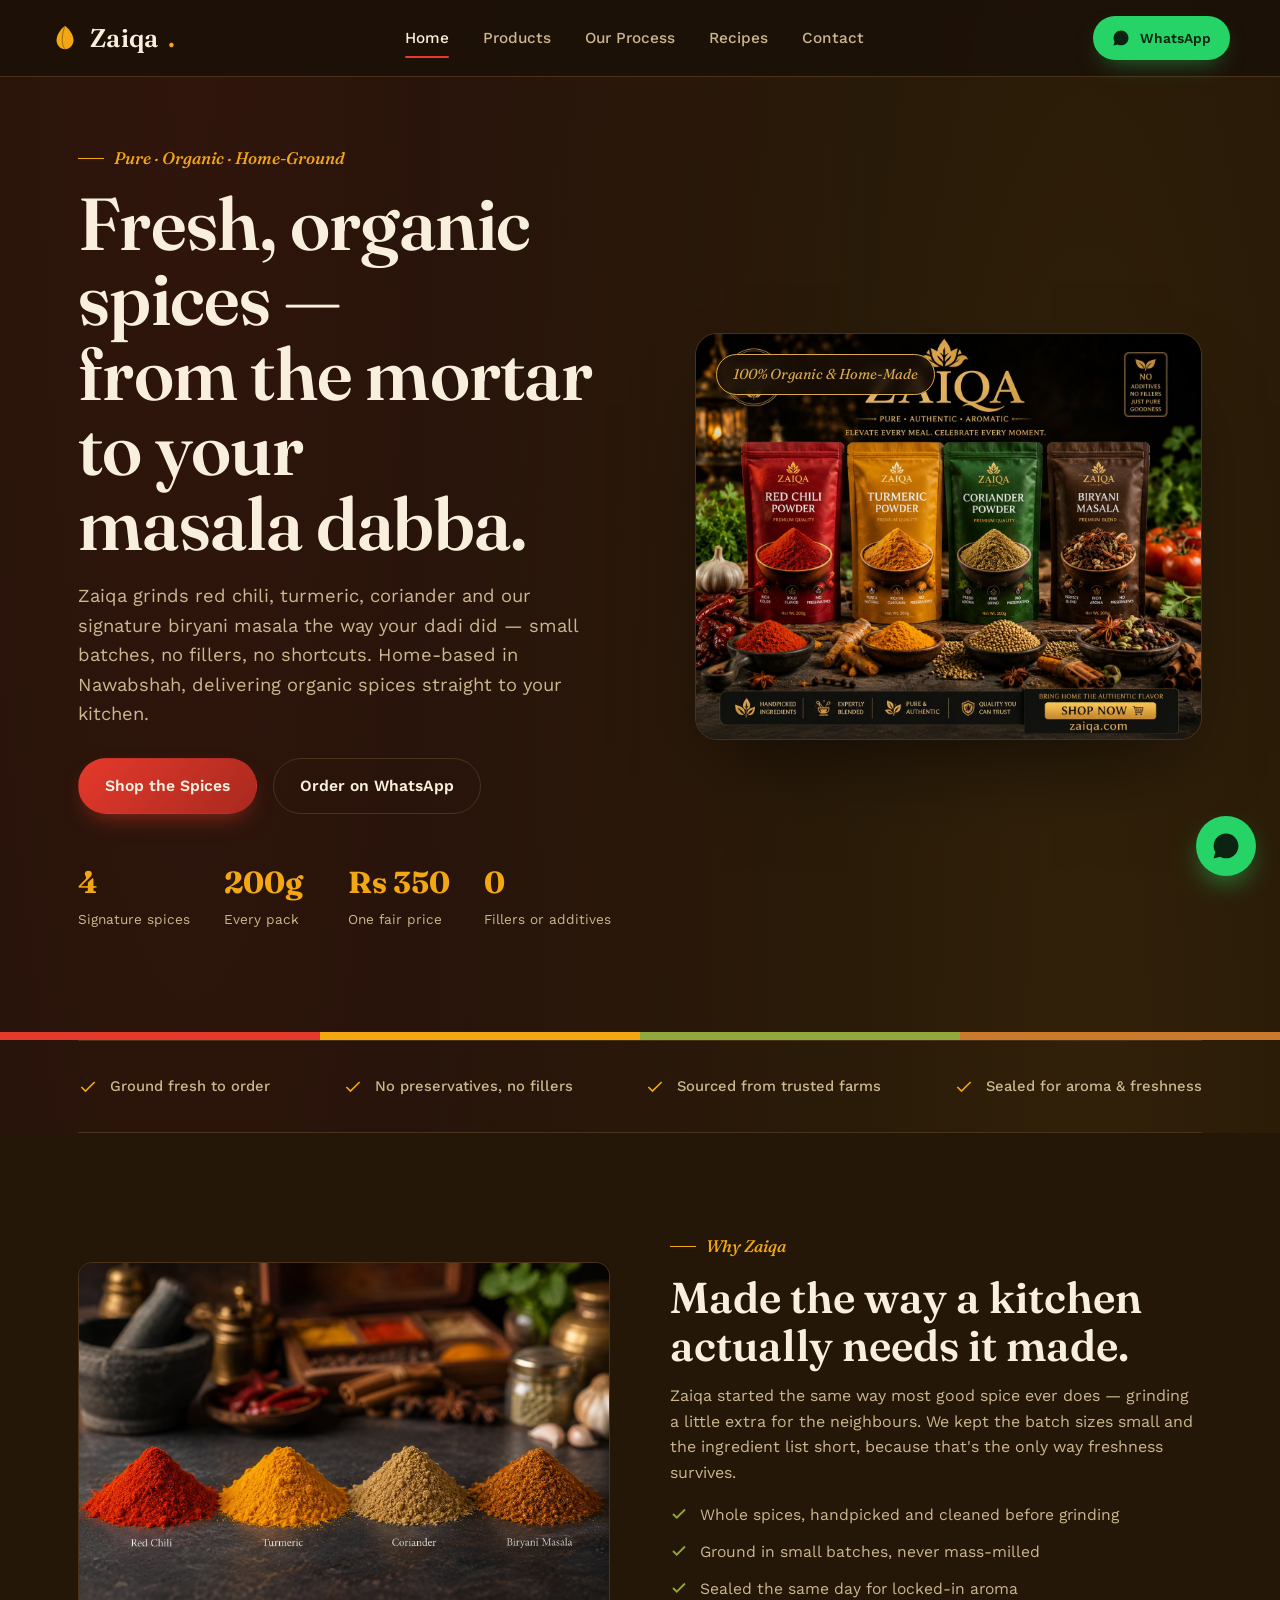
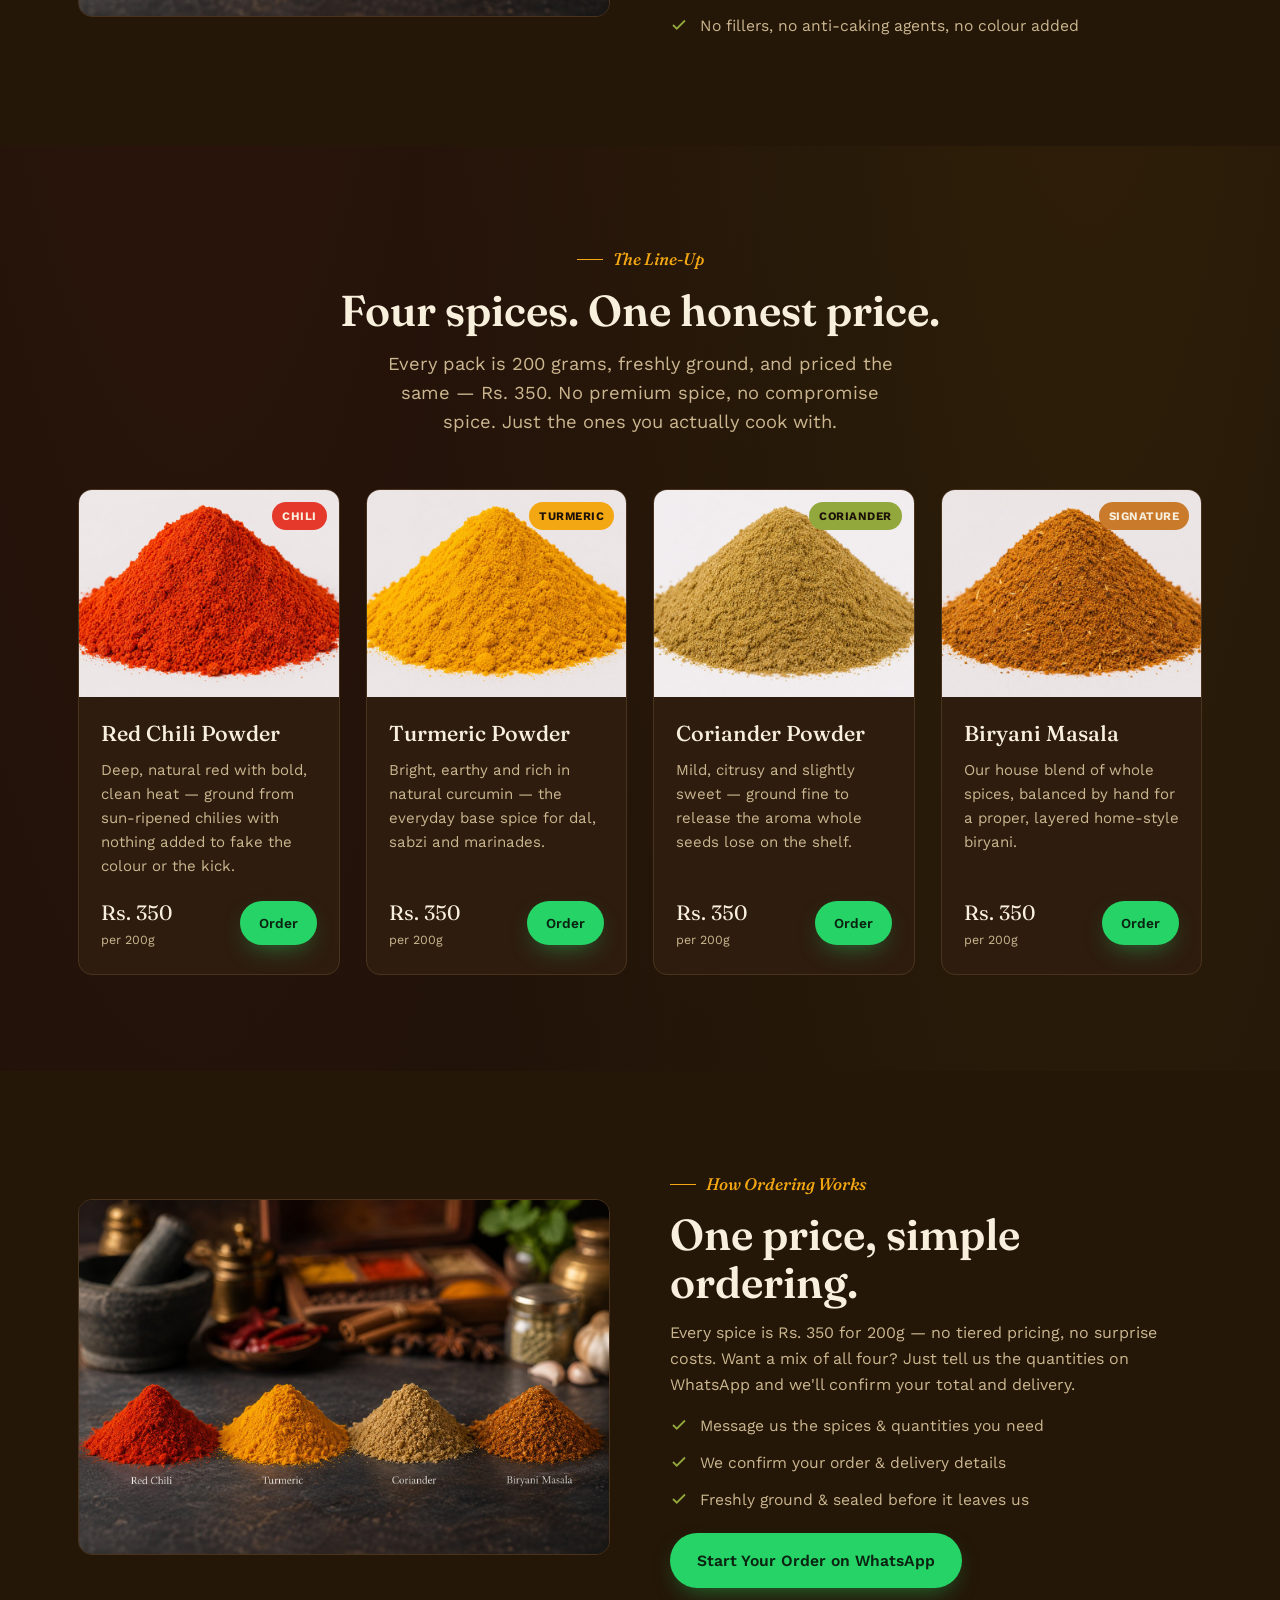
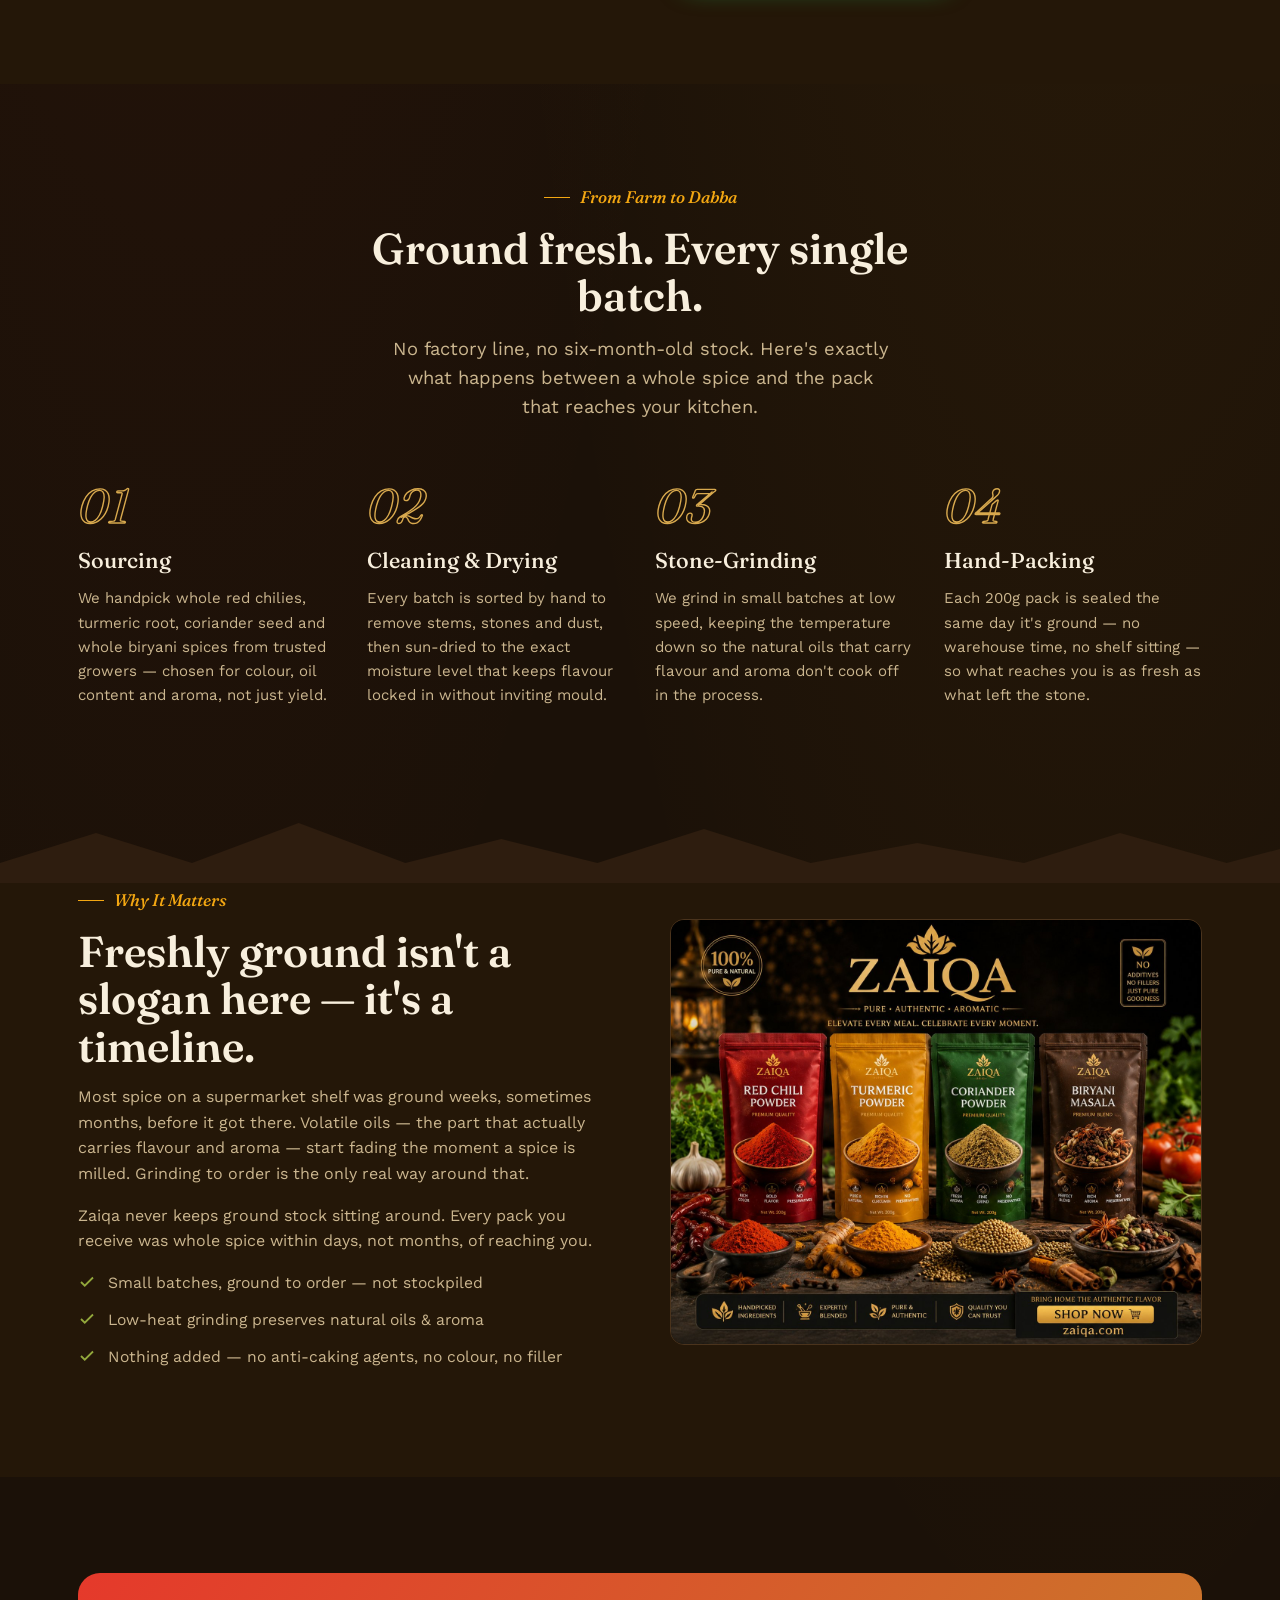
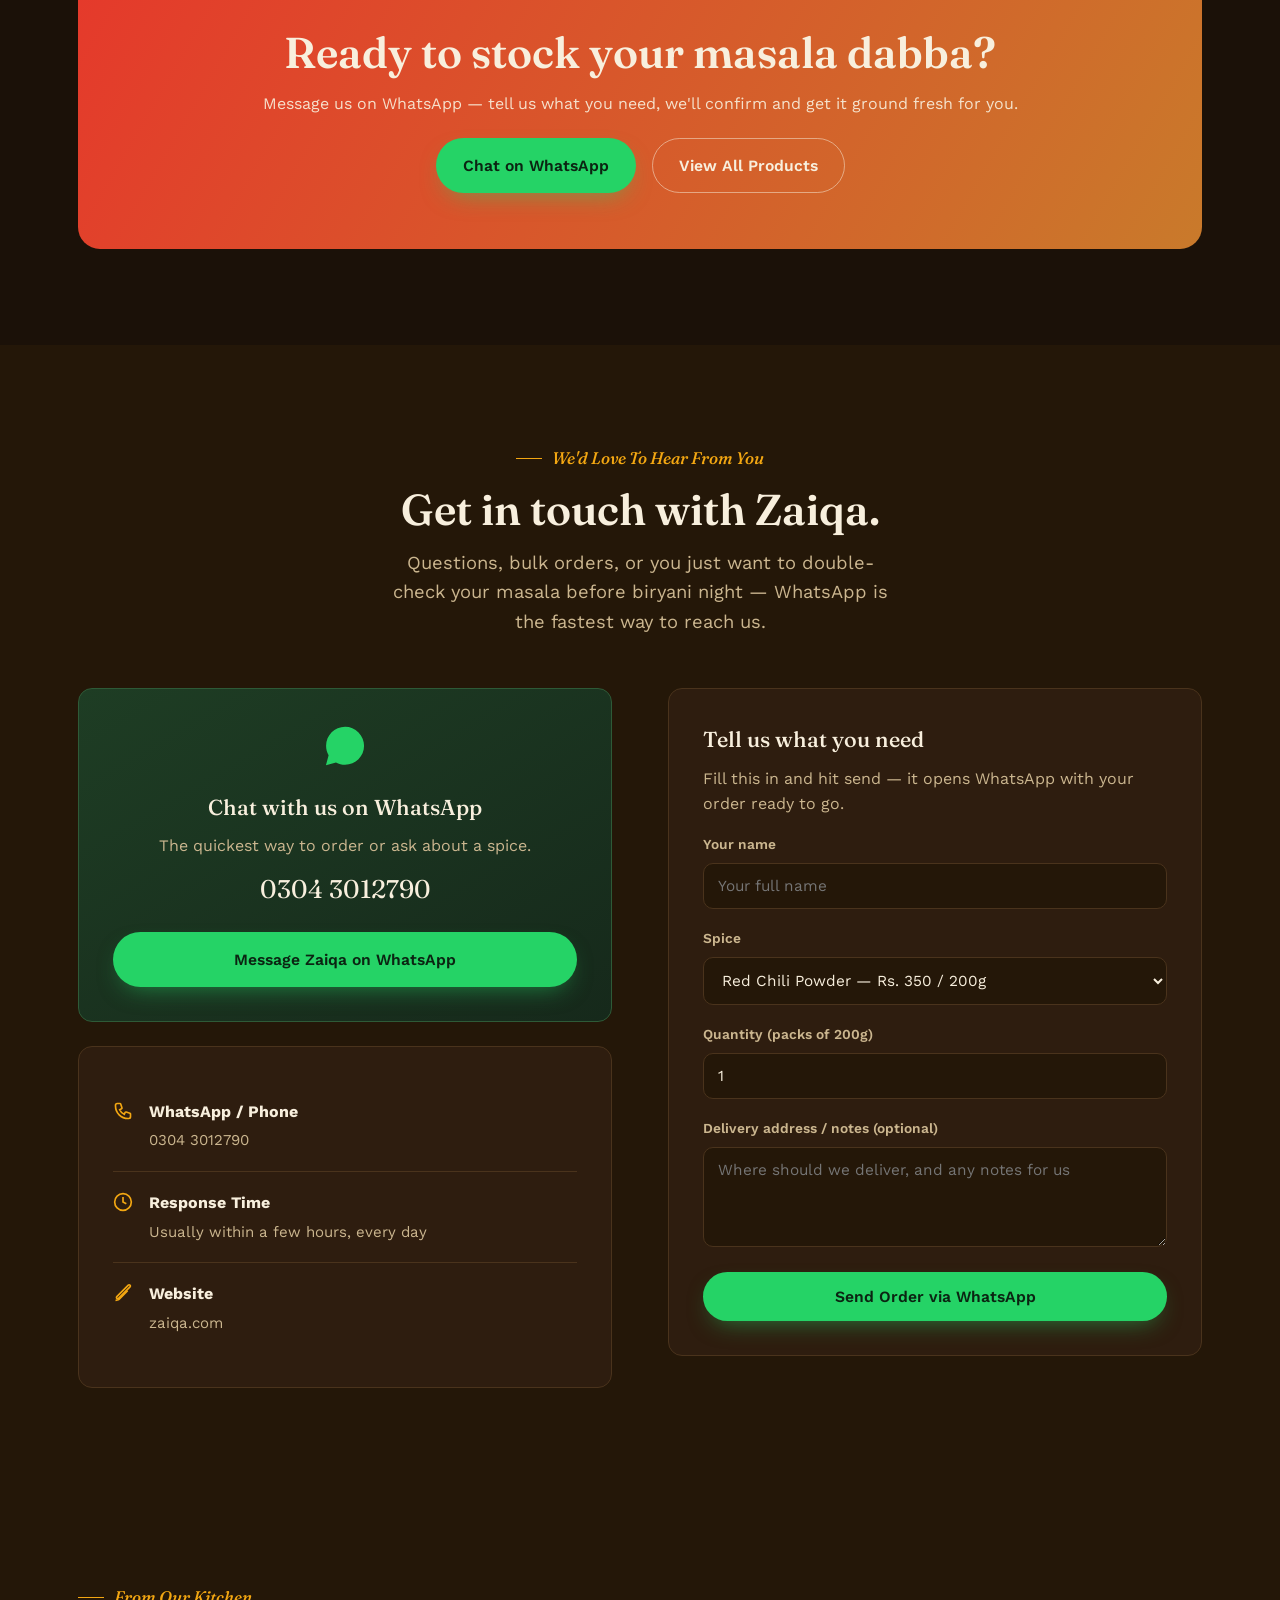
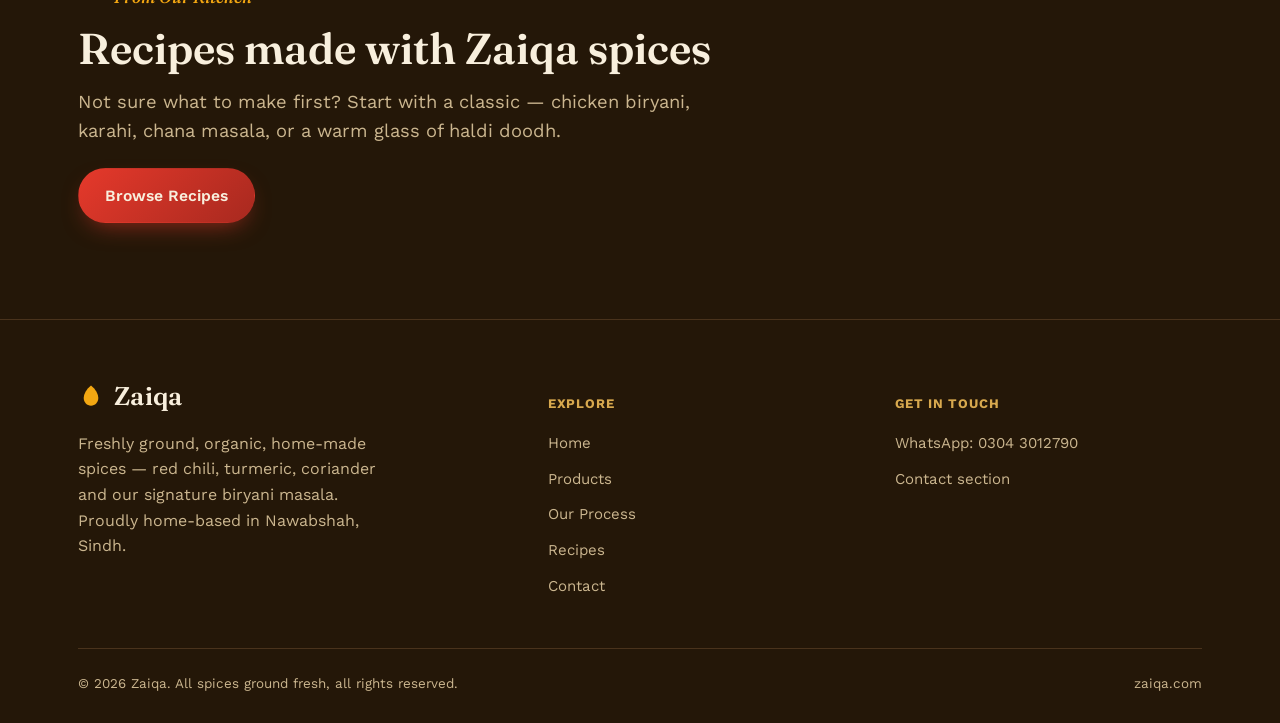
<file: index.html>
<!DOCTYPE html>
<html lang="en">
<head> 
  <meta name="google-site-verification" content="CsDVpGMaXupQr4uYR75wWIu4CxxHNZcbYU68A2rJZZk" />
<meta charset="UTF-8">
<meta name="viewport" content="width=device-width, initial-scale=1.0">

<!-- Primary SEO -->
<title>Zaiqa | Organic Red Chili, Turmeric, Coriander &amp; Biryani Masala | Rs. 350</title>
<meta name="description" content="Freshly ground, organic, home-made spices from Zaiqa: red chili powder, turmeric powder, coriander powder &amp; signature biryani masala. Rs. 350 for 200g. Order on WhatsApp.">
<meta name="keywords" content="Zaiqa, organic spices Pakistan, red chili powder, turmeric powder, coriander powder, biryani masala, home made spices, fresh ground masala, buy spices online Pakistan">
<meta name="robots" content="index, follow">
<meta name="author" content="Zaiqa">
<link rel="canonical" href="https://zaiqa.com/">

<!-- Favicon -->
<link rel="icon" type="image/png" sizes="32x32" href="favicon-32.png">
<link rel="icon" type="image/png" sizes="192x192" href="favicon-192.png">
<link rel="apple-touch-icon" href="favicon-192.png">
<meta name="theme-color" content="#1B1108">

<!-- Open Graph (Facebook / WhatsApp link previews) -->
<meta property="og:type" content="website">
<meta property="og:site_name" content="Zaiqa">
<meta property="og:title" content="Zaiqa | Organic, Freshly Ground Spices — Home-Made">
<meta property="og:description" content="Red chili, turmeric, coriander &amp; signature biryani masala — freshly ground, organic, no fillers. Rs. 350 for 200g. Order on WhatsApp.">
<meta property="og:image" content="https://zaiqa.com/images/hero-banner.jpg">
<meta property="og:image:width" content="1402">
<meta property="og:image:height" content="1122">
<meta property="og:url" content="https://zaiqa.com/">
<meta property="og:locale" content="en_PK">

<!-- Twitter Card -->
<meta name="twitter:card" content="summary_large_image">
<meta name="twitter:title" content="Zaiqa | Organic, Freshly Ground Spices">
<meta name="twitter:description" content="Red chili, turmeric, coriander &amp; signature biryani masala — Rs. 350 for 200g. Order on WhatsApp.">
<meta name="twitter:image" content="https://zaiqa.com/images/hero-banner.jpg">

<link rel="stylesheet" href="style.css">

<!-- Structured data: local business -->
<script type="application/ld+json">
{
  "@context": "https://schema.org",
  "@type": "LocalBusiness",
  "name": "Zaiqa",
  "description": "Freshly ground, organic, home-made spices: red chili powder, turmeric powder, coriander powder and signature biryani masala.",
  "url": "https://zaiqa.com/",
  "image": "https://zaiqa.com/images/hero-banner.jpg",
  "telephone": "+923043012790",
  "priceRange": "Rs. 350",
  "address": {
    "@type": "PostalAddress",
    "addressLocality": "Nawabshah",
    "addressRegion": "Sindh",
    "addressCountry": "PK"
  },
  "sameAs": [
    "https://wa.me/923043012790"
  ]
}
</script>

<!-- Structured data: products -->
<script type="application/ld+json">
{
  "@context": "https://schema.org",
  "@type": "ItemList",
  "itemListElement": [
    {
      "@type": "Product",
      "position": 1,
      "name": "Red Chili Powder",
      "image": "https://zaiqa.com/images/red-chili.jpg",
      "description": "Freshly ground, organic red chili powder. Bold heat, deep natural red colour.",
      "brand": "Zaiqa",
      "offers": {
        "@type": "Offer",
        "priceCurrency": "PKR",
        "price": "350",
        "availability": "https://schema.org/InStock"
      }
    },
    {
      "@type": "Product",
      "position": 2,
      "name": "Turmeric Powder",
      "image": "https://zaiqa.com/images/turmeric.jpg",
      "description": "Freshly ground, organic turmeric powder, rich in natural curcumin.",
      "brand": "Zaiqa",
      "offers": {
        "@type": "Offer",
        "priceCurrency": "PKR",
        "price": "350",
        "availability": "https://schema.org/InStock"
      }
    },
    {
      "@type": "Product",
      "position": 3,
      "name": "Coriander Powder",
      "image": "https://zaiqa.com/images/coriander.jpg",
      "description": "Freshly ground, organic coriander powder with mild, citrusy aroma.",
      "brand": "Zaiqa",
      "offers": {
        "@type": "Offer",
        "priceCurrency": "PKR",
        "price": "350",
        "availability": "https://schema.org/InStock"
      }
    },
    {
      "@type": "Product",
      "position": 4,
      "name": "Biryani Masala",
      "image": "https://zaiqa.com/images/biryani-masala.jpg",
      "description": "Zaiqa's signature freshly ground biryani masala, a balanced whole-spice blend.",
      "brand": "Zaiqa",
      "offers": {
        "@type": "Offer",
        "priceCurrency": "PKR",
        "price": "350",
        "availability": "https://schema.org/InStock"
      }
    }
  ]
}
</script>
</head>
<body>

<header class="site-header">
  <div class="container nav">
    <a href="#home" class="logo">
      <svg width="30" height="30" viewBox="0 0 32 32" fill="none" xmlns="http://www.w3.org/2000/svg">
        <path d="M16 3C10 8 7 13.5 7 18.5C7 23.75 11.03 28 16 28C20.97 28 25 23.75 25 18.5C25 13.5 22 8 16 3Z" fill="#F3A712"/>
        <path d="M16 3C16 3 13 10 13 17C13 22 14.5 26 16 28" stroke="#1B1108" stroke-width="1.1" stroke-linecap="round" opacity="0.35"/>
      </svg>
      Zaiqa<span class="dot">.</span>
    </a>
    <button class="nav-toggle" aria-label="Toggle menu" aria-expanded="false">☰</button>
    <nav class="nav-links">
      <a href="#home" class="active">Home</a>
      <a href="#products">Products</a>
      <a href="#process">Our Process</a>
      <a href="recipes/index.html">Recipes</a>
      <a href="#contact">Contact</a>
    </nav>
    <div class="nav-actions">
      <a class="btn btn-whatsapp btn-sm" href="https://wa.me/923043012790?text=Assalamualaikum%2C%20I%27d%20like%20to%20order%20from%20Zaiqa." target="_blank" rel="noopener">
        <svg width="18" height="18" viewBox="0 0 24 24" fill="currentColor"><path d="M12.04 2C6.58 2 2.13 6.45 2.13 11.91C2.13 13.66 2.59 15.36 3.45 16.86L2.05 22L7.3 20.62C8.75 21.41 10.38 21.83 12.04 21.83C17.5 21.83 21.95 17.38 21.95 11.92C21.95 9.27 20.92 6.78 19.05 4.91C17.18 3.03 14.69 2 12.04 2Z"/></svg>
        <span>WhatsApp</span>
      </a>
    </div>
  </div>
</header>

<main>

  <!-- ============ HOME ============ -->
  <section id="home" class="hero">
    <div class="container hero-grid">
      <div class="hero-copy">
        <p class="eyebrow">Pure &middot; Organic &middot; Home-Ground</p>
        <h1>Fresh, organic spices —<br>from the&nbsp;mortar<br>to your masala&nbsp;dabba.</h1>
        <p class="lede">Zaiqa grinds red chili, turmeric, coriander and our signature biryani masala the way your dadi did — small batches, no fillers, no shortcuts. Home-based in Nawabshah, delivering organic spices straight to your kitchen.</p>
        <div class="btn-row">
          <a href="#products" class="btn btn-primary">Shop the Spices</a>
          <a href="https://wa.me/923043012790?text=Assalamualaikum%2C%20I%27d%20like%20to%20order%20from%20Zaiqa." target="_blank" rel="noopener" class="btn btn-outline">Order on WhatsApp</a>
        </div>
        <div class="hero-stats">
          <div class="hero-stat"><strong>4</strong><span>Signature spices</span></div>
          <div class="hero-stat"><strong>200g</strong><span>Every pack</span></div>
          <div class="hero-stat"><strong>Rs 350</strong><span>One fair price</span></div>
          <div class="hero-stat"><strong>0</strong><span>Fillers or additives</span></div>
        </div>
      </div>
      <div class="hero-visual">
        <span class="hero-badge">100% Organic &amp; Home-Made</span>
        <img src="images/hero-banner.jpg" alt="Zaiqa red chili, turmeric, coriander and biryani masala pouches with fresh ground spice bowls">
      </div>
    </div>
  </section>

  <div class="spice-strip"><span class="c1"></span><span class="c2"></span><span class="c3"></span><span class="c4"></span></div>

  <div class="container">
    <div class="trust-strip">
      <div class="trust-item"><svg width="20" height="20" viewBox="0 0 24 24" fill="none" stroke="currentColor" stroke-width="2"><path d="M20 6L9 17l-5-5"/></svg> Ground fresh to order</div>
      <div class="trust-item"><svg width="20" height="20" viewBox="0 0 24 24" fill="none" stroke="currentColor" stroke-width="2"><path d="M20 6L9 17l-5-5"/></svg> No preservatives, no fillers</div>
      <div class="trust-item"><svg width="20" height="20" viewBox="0 0 24 24" fill="none" stroke="currentColor" stroke-width="2"><path d="M20 6L9 17l-5-5"/></svg> Sourced from trusted farms</div>
      <div class="trust-item"><svg width="20" height="20" viewBox="0 0 24 24" fill="none" stroke="currentColor" stroke-width="2"><path d="M20 6L9 17l-5-5"/></svg> Sealed for aroma &amp; freshness</div>
    </div>
  </div>

  <!-- Why Zaiqa split -->
  <section class="section-alt">
    <div class="container split">
      <img src="images/spice-group.jpg" alt="Red chili, turmeric, coriander and biryani masala mounds side by side, labelled" loading="lazy">
      <div>
        <p class="eyebrow">Why Zaiqa</p>
        <h2>Made the way a kitchen actually needs it made.</h2>
        <p>Zaiqa started the same way most good spice ever does — grinding a little extra for the neighbours. We kept the batch sizes small and the ingredient list short, because that's the only way freshness survives.</p>
        <ul class="check-list">
          <li><svg width="18" height="18" viewBox="0 0 24 24" fill="none" stroke="currentColor" stroke-width="2.4"><path d="M20 6L9 17l-5-5"/></svg> Whole spices, handpicked and cleaned before grinding</li>
          <li><svg width="18" height="18" viewBox="0 0 24 24" fill="none" stroke="currentColor" stroke-width="2.4"><path d="M20 6L9 17l-5-5"/></svg> Ground in small batches, never mass-milled</li>
          <li><svg width="18" height="18" viewBox="0 0 24 24" fill="none" stroke="currentColor" stroke-width="2.4"><path d="M20 6L9 17l-5-5"/></svg> Sealed the same day for locked-in aroma</li>
          <li><svg width="18" height="18" viewBox="0 0 24 24" fill="none" stroke="currentColor" stroke-width="2.4"><path d="M20 6L9 17l-5-5"/></svg> No fillers, no anti-caking agents, no colour added</li>
        </ul>
      </div>
    </div>
  </section>

  <!-- ============ PRODUCTS ============ -->
  <section id="products">
    <div class="container">
      <div class="section-head center">
        <p class="eyebrow" style="justify-content:center">The Line-Up</p>
        <h2>Four spices. One honest price.</h2>
        <p class="lede" style="margin:0 auto">Every pack is 200 grams, freshly ground, and priced the same — Rs. 350. No premium spice, no compromise spice. Just the ones you actually cook with.</p>
      </div>

      <div class="product-grid">
        <article class="product-card">
          <div class="product-media">
            <img src="images/red-chili.jpg" alt="Zaiqa red chili powder, freshly ground vivid red mound" loading="lazy">
            <span class="product-tag tag-chili">Chili</span>
          </div>
          <div class="product-body">
            <h3>Red Chili Powder</h3>
            <p>Deep, natural red with bold, clean heat — ground from sun-ripened chilies with nothing added to fake the colour or the kick.</p>
            <div class="product-foot">
              <div class="price">Rs. 350 <span>per 200g</span></div>
              <a class="btn btn-whatsapp btn-sm" href="https://wa.me/923043012790?text=Assalamualaikum%2C%20I%27d%20like%20to%20order%20Red%20Chili%20Powder%20(200g)%20from%20Zaiqa." target="_blank" rel="noopener">Order</a>
            </div>
          </div>
        </article>

        <article class="product-card">
          <div class="product-media">
            <img src="images/turmeric.jpg" alt="Zaiqa turmeric powder, freshly ground golden mound" loading="lazy">
            <span class="product-tag tag-turmeric">Turmeric</span>
          </div>
          <div class="product-body">
            <h3>Turmeric Powder</h3>
            <p>Bright, earthy and rich in natural curcumin — the everyday base spice for dal, sabzi and marinades.</p>
            <div class="product-foot">
              <div class="price">Rs. 350 <span>per 200g</span></div>
              <a class="btn btn-whatsapp btn-sm" href="https://wa.me/923043012790?text=Assalamualaikum%2C%20I%27d%20like%20to%20order%20Turmeric%20Powder%20(200g)%20from%20Zaiqa." target="_blank" rel="noopener">Order</a>
            </div>
          </div>
        </article>

        <article class="product-card">
          <div class="product-media">
            <img src="images/coriander.jpg" alt="Zaiqa coriander powder, freshly ground golden-tan mound" loading="lazy">
            <span class="product-tag tag-coriander">Coriander</span>
          </div>
          <div class="product-body">
            <h3>Coriander Powder</h3>
            <p>Mild, citrusy and slightly sweet — ground fine to release the aroma whole seeds lose on the shelf.</p>
            <div class="product-foot">
              <div class="price">Rs. 350 <span>per 200g</span></div>
              <a class="btn btn-whatsapp btn-sm" href="https://wa.me/923043012790?text=Assalamualaikum%2C%20I%27d%20like%20to%20order%20Coriander%20Powder%20(200g)%20from%20Zaiqa." target="_blank" rel="noopener">Order</a>
            </div>
          </div>
        </article>

        <article class="product-card">
          <div class="product-media">
            <img src="images/biryani-masala.jpg" alt="Zaiqa signature biryani masala, freshly ground blend" loading="lazy">
            <span class="product-tag tag-masala">Signature</span>
          </div>
          <div class="product-body">
            <h3>Biryani Masala</h3>
            <p>Our house blend of whole spices, balanced by hand for a proper, layered home-style biryani.</p>
            <div class="product-foot">
              <div class="price">Rs. 350 <span>per 200g</span></div>
              <a class="btn btn-whatsapp btn-sm" href="https://wa.me/923043012790?text=Assalamualaikum%2C%20I%27d%20like%20to%20order%20Biryani%20Masala%20(200g)%20from%20Zaiqa." target="_blank" rel="noopener">Order</a>
            </div>
          </div>
        </article>
      </div>
    </div>
  </section>

  <!-- How ordering works -->
  <section class="section-alt">
    <div class="container split reverse">
      <div>
        <p class="eyebrow">How Ordering Works</p>
        <h2>One price, simple ordering.</h2>
        <p>Every spice is Rs. 350 for 200g — no tiered pricing, no surprise costs. Want a mix of all four? Just tell us the quantities on WhatsApp and we'll confirm your total and delivery.</p>
        <ul class="check-list">
          <li><svg width="18" height="18" viewBox="0 0 24 24" fill="none" stroke="currentColor" stroke-width="2.4"><path d="M20 6L9 17l-5-5"/></svg> Message us the spices &amp; quantities you need</li>
          <li><svg width="18" height="18" viewBox="0 0 24 24" fill="none" stroke="currentColor" stroke-width="2.4"><path d="M20 6L9 17l-5-5"/></svg> We confirm your order &amp; delivery details</li>
          <li><svg width="18" height="18" viewBox="0 0 24 24" fill="none" stroke="currentColor" stroke-width="2.4"><path d="M20 6L9 17l-5-5"/></svg> Freshly ground &amp; sealed before it leaves us</li>
        </ul>
        <a class="btn btn-whatsapp" style="margin-top:8px" href="https://wa.me/923043012790?text=Assalamualaikum%2C%20I%27d%20like%20to%20place%20an%20order%20from%20Zaiqa." target="_blank" rel="noopener">Start Your Order on WhatsApp</a>
      </div>
      <img src="images/spice-group.jpg" alt="Red chili, turmeric, coriander and biryani masala mounds labelled side by side" loading="lazy">
    </div>
  </section>

  <!-- ============ PROCESS ============ -->
  <section id="process">
    <div class="container">
      <div class="section-head center">
        <p class="eyebrow" style="justify-content:center">From Farm to Dabba</p>
        <h2>Ground fresh. Every single batch.</h2>
        <p class="lede" style="margin:0 auto">No factory line, no six-month-old stock. Here's exactly what happens between a whole spice and the pack that reaches your kitchen.</p>
      </div>

      <div class="process-list">
        <div class="process-step">
          <span class="process-num">01</span>
          <h3>Sourcing</h3>
          <p>We handpick whole red chilies, turmeric root, coriander seed and whole biryani spices from trusted growers — chosen for colour, oil content and aroma, not just yield.</p>
        </div>
        <div class="process-step">
          <span class="process-num">02</span>
          <h3>Cleaning &amp; Drying</h3>
          <p>Every batch is sorted by hand to remove stems, stones and dust, then sun-dried to the exact moisture level that keeps flavour locked in without inviting mould.</p>
        </div>
        <div class="process-step">
          <span class="process-num">03</span>
          <h3>Stone-Grinding</h3>
          <p>We grind in small batches at low speed, keeping the temperature down so the natural oils that carry flavour and aroma don't cook off in the process.</p>
        </div>
        <div class="process-step">
          <span class="process-num">04</span>
          <h3>Hand-Packing</h3>
          <p>Each 200g pack is sealed the same day it's ground — no warehouse time, no shelf sitting — so what reaches you is as fresh as what left the stone.</p>
        </div>
      </div>
    </div>
  </section>

  <div class="mound-divider" aria-hidden="true">
    <svg viewBox="0 0 1200 64" preserveAspectRatio="none" xmlns="http://www.w3.org/2000/svg">
      <path d="M0,64 L0,44 L90,14 L180,44 L280,4 L380,44 L470,20 L560,44 L660,10 L760,44 L860,24 L960,44 L1050,14 L1150,44 L1200,30 L1200,64 Z" fill="#2E1D0F"/>
    </svg>
  </div>

  <section class="section-alt" style="padding-top:0">
    <div class="container split">
      <div>
        <p class="eyebrow">Why It Matters</p>
        <h2>Freshly ground isn't a slogan here — it's a timeline.</h2>
        <p>Most spice on a supermarket shelf was ground weeks, sometimes months, before it got there. Volatile oils — the part that actually carries flavour and aroma — start fading the moment a spice is milled. Grinding to order is the only real way around that.</p>
        <p>Zaiqa never keeps ground stock sitting around. Every pack you receive was whole spice within days, not months, of reaching you.</p>
        <ul class="check-list">
          <li><svg width="18" height="18" viewBox="0 0 24 24" fill="none" stroke="currentColor" stroke-width="2.4"><path d="M20 6L9 17l-5-5"/></svg> Small batches, ground to order — not stockpiled</li>
          <li><svg width="18" height="18" viewBox="0 0 24 24" fill="none" stroke="currentColor" stroke-width="2.4"><path d="M20 6L9 17l-5-5"/></svg> Low-heat grinding preserves natural oils &amp; aroma</li>
          <li><svg width="18" height="18" viewBox="0 0 24 24" fill="none" stroke="currentColor" stroke-width="2.4"><path d="M20 6L9 17l-5-5"/></svg> Nothing added — no anti-caking agents, no colour, no filler</li>
        </ul>
      </div>
      <img src="images/hero-banner.jpg" alt="Zaiqa red chili, turmeric, coriander and biryani masala pouches with fresh ground spice bowls" loading="lazy">
    </div>
  </section>

  <!-- CTA -->
  <section>
    <div class="container">
      <div class="cta-band">
        <h2>Ready to stock your masala dabba?</h2>
        <p>Message us on WhatsApp — tell us what you need, we'll confirm and get it ground fresh for you.</p>
        <div class="btn-row">
          <a class="btn btn-whatsapp" href="https://wa.me/923043012790?text=Assalamualaikum%2C%20I%27d%20like%20to%20order%20from%20Zaiqa." target="_blank" rel="noopener">Chat on WhatsApp</a>
          <a class="btn btn-outline" href="#products">View All Products</a>
        </div>
      </div>
    </div>
  </section>

  <!-- ============ CONTACT ============ -->
  <section id="contact" class="section-alt">
    <div class="container">
      <div class="section-head center">
        <p class="eyebrow" style="justify-content:center">We'd Love To Hear From You</p>
        <h2>Get in touch with Zaiqa.</h2>
        <p class="lede" style="margin:0 auto">Questions, bulk orders, or you just want to double-check your masala before biryani night — WhatsApp is the fastest way to reach us.</p>
      </div>

      <div class="contact-grid">
        <div>
          <div class="wa-panel">
            <svg width="46" height="46" viewBox="0 0 24 24" fill="#25D366"><path d="M12.04 2C6.58 2 2.13 6.45 2.13 11.91C2.13 13.66 2.59 15.36 3.45 16.86L2.05 22L7.3 20.62C8.75 21.41 10.38 21.83 12.04 21.83C17.5 21.83 21.95 17.38 21.95 11.92C21.95 9.27 20.92 6.78 19.05 4.91C17.18 3.03 14.69 2 12.04 2Z"/></svg>
            <h3>Chat with us on WhatsApp</h3>
            <p style="margin-bottom:0">The quickest way to order or ask about a spice.</p>
            <div class="wa-number">0304 3012790</div>
            <a class="btn btn-whatsapp btn-block" href="https://wa.me/923043012790?text=Assalamualaikum%2C%20I%27d%20like%20to%20order%20from%20Zaiqa." target="_blank" rel="noopener">Message Zaiqa on WhatsApp</a>
          </div>

          <div class="contact-card" style="margin-top:24px">
            <div class="contact-row">
              <svg width="20" height="20" viewBox="0 0 24 24" fill="none" stroke="currentColor" stroke-width="2"><path d="M3 5a2 2 0 012-2h3.28a1 1 0 01.948.684l1.498 4.493a1 1 0 01-.502 1.21l-2.257 1.13a11.042 11.042 0 005.516 5.516l1.13-2.257a1 1 0 011.21-.502l4.493 1.498a1 1 0 01.684.949V19a2 2 0 01-2 2h-1C9.716 21 3 14.284 3 6V5z"/></svg>
              <div><strong>WhatsApp / Phone</strong><span>0304 3012790</span></div>
            </div>
            <div class="contact-row">
              <svg width="20" height="20" viewBox="0 0 24 24" fill="none" stroke="currentColor" stroke-width="2"><circle cx="12" cy="12" r="10"/><path d="M12 6v6l4 2"/></svg>
              <div><strong>Response Time</strong><span>Usually within a few hours, every day</span></div>
            </div>
            <div class="contact-row">
              <svg width="20" height="20" viewBox="0 0 24 24" fill="none" stroke="currentColor" stroke-width="2"><path d="M20.42 4.58a1.44 1.44 0 000-2.06 1.44 1.44 0 00-2.06 0L4.58 16.3a1.44 1.44 0 000 2.06 1.44 1.44 0 002.06 0L20.42 4.58z"/><path d="M3 21l3.44-.86a1.44 1.44 0 00.73-.4l10.4-10.4"/></svg>
              <div><strong>Website</strong><span>zaiqa.com</span></div>
            </div>
          </div>
        </div>

        <div class="contact-card">
          <h3>Tell us what you need</h3>
          <p>Fill this in and hit send — it opens WhatsApp with your order ready to go.</p>

          <form id="orderForm">
            <div class="form-field">
              <label for="name">Your name</label>
              <input type="text" id="name" placeholder="Your full name" required>
            </div>
            <div class="form-field">
              <label for="spice">Spice</label>
              <select id="spice">
                <option value="Red Chili Powder">Red Chili Powder — Rs. 350 / 200g</option>
                <option value="Turmeric Powder">Turmeric Powder — Rs. 350 / 200g</option>
                <option value="Coriander Powder">Coriander Powder — Rs. 350 / 200g</option>
                <option value="Biryani Masala">Biryani Masala — Rs. 350 / 200g</option>
                <option value="a mix of all four spices">A mix of all four spices</option>
              </select>
            </div>
            <div class="form-field">
              <label for="qty">Quantity (packs of 200g)</label>
              <input type="number" id="qty" min="1" value="1">
            </div>
            <div class="form-field">
              <label for="notes">Delivery address / notes (optional)</label>
              <textarea id="notes" placeholder="Where should we deliver, and any notes for us"></textarea>
            </div>
            <button type="submit" class="btn btn-whatsapp btn-block">Send Order via WhatsApp</button>
          </form>
        </div>
      </div>
    </div>
  </section>

  <!-- ============ RECIPES TEASER ============ -->
  <section id="recipes" class="section-alt">
    <div class="container">
      <p class="eyebrow">From Our Kitchen</p>
      <h2>Recipes made with Zaiqa spices</h2>
      <p class="lede" style="max-width:60ch">Not sure what to make first? Start with a classic — chicken biryani, karahi, chana masala, or a warm glass of haldi doodh.</p>
      <div class="btn-row" style="margin-top:22px">
        <a href="recipes/index.html" class="btn btn-primary">Browse Recipes</a>
      </div>
    </div>
  </section>

</main>

<footer>
  <div class="container">
    <div class="footer-grid">
      <div>
        <div class="logo" style="margin-bottom:14px">
          <svg width="26" height="26" viewBox="0 0 32 32" fill="none" xmlns="http://www.w3.org/2000/svg">
            <path d="M16 3C10 8 7 13.5 7 18.5C7 23.75 11.03 28 16 28C20.97 28 25 23.75 25 18.5C25 13.5 22 8 16 3Z" fill="#F3A712"/>
          </svg>
          Zaiqa
        </div>
        <p style="max-width:32ch">Freshly ground, organic, home-made spices — red chili, turmeric, coriander and our signature biryani masala. Proudly home-based in Nawabshah, Sindh.</p>
      </div>
      <div>
        <h4>Explore</h4>
        <ul>
          <li><a href="#home">Home</a></li>
          <li><a href="#products">Products</a></li>
          <li><a href="#process">Our Process</a></li>
          <li><a href="recipes/index.html">Recipes</a></li>
          <li><a href="#contact">Contact</a></li>
        </ul>
      </div>
      <div>
        <h4>Get in touch</h4>
        <ul>
          <li><a href="https://wa.me/923043012790" target="_blank" rel="noopener">WhatsApp: 0304 3012790</a></li>
          <li><a href="#contact">Contact section</a></li>
        </ul>
      </div>
    </div>
    <div class="footer-bottom">
      <span>&copy; 2026 Zaiqa. All spices ground fresh, all rights reserved.</span>
      <span>zaiqa.com</span>
    </div>
  </div>
</footer>

<a class="wa-float" href="https://wa.me/923043012790?text=Assalamualaikum%2C%20I%27d%20like%20to%20order%20from%20Zaiqa." target="_blank" rel="noopener" aria-label="Chat on WhatsApp">
  <svg width="30" height="30" viewBox="0 0 24 24" fill="#0b2412"><path d="M12.04 2C6.58 2 2.13 6.45 2.13 11.91C2.13 13.66 2.59 15.36 3.45 16.86L2.05 22L7.3 20.62C8.75 21.41 10.38 21.83 12.04 21.83C17.5 21.83 21.95 17.38 21.95 11.92C21.95 9.27 20.92 6.78 19.05 4.91C17.18 3.03 14.69 2 12.04 2Z"/></svg>
</a>

<script src="script.js"></script>
</body>
</html>
</file>
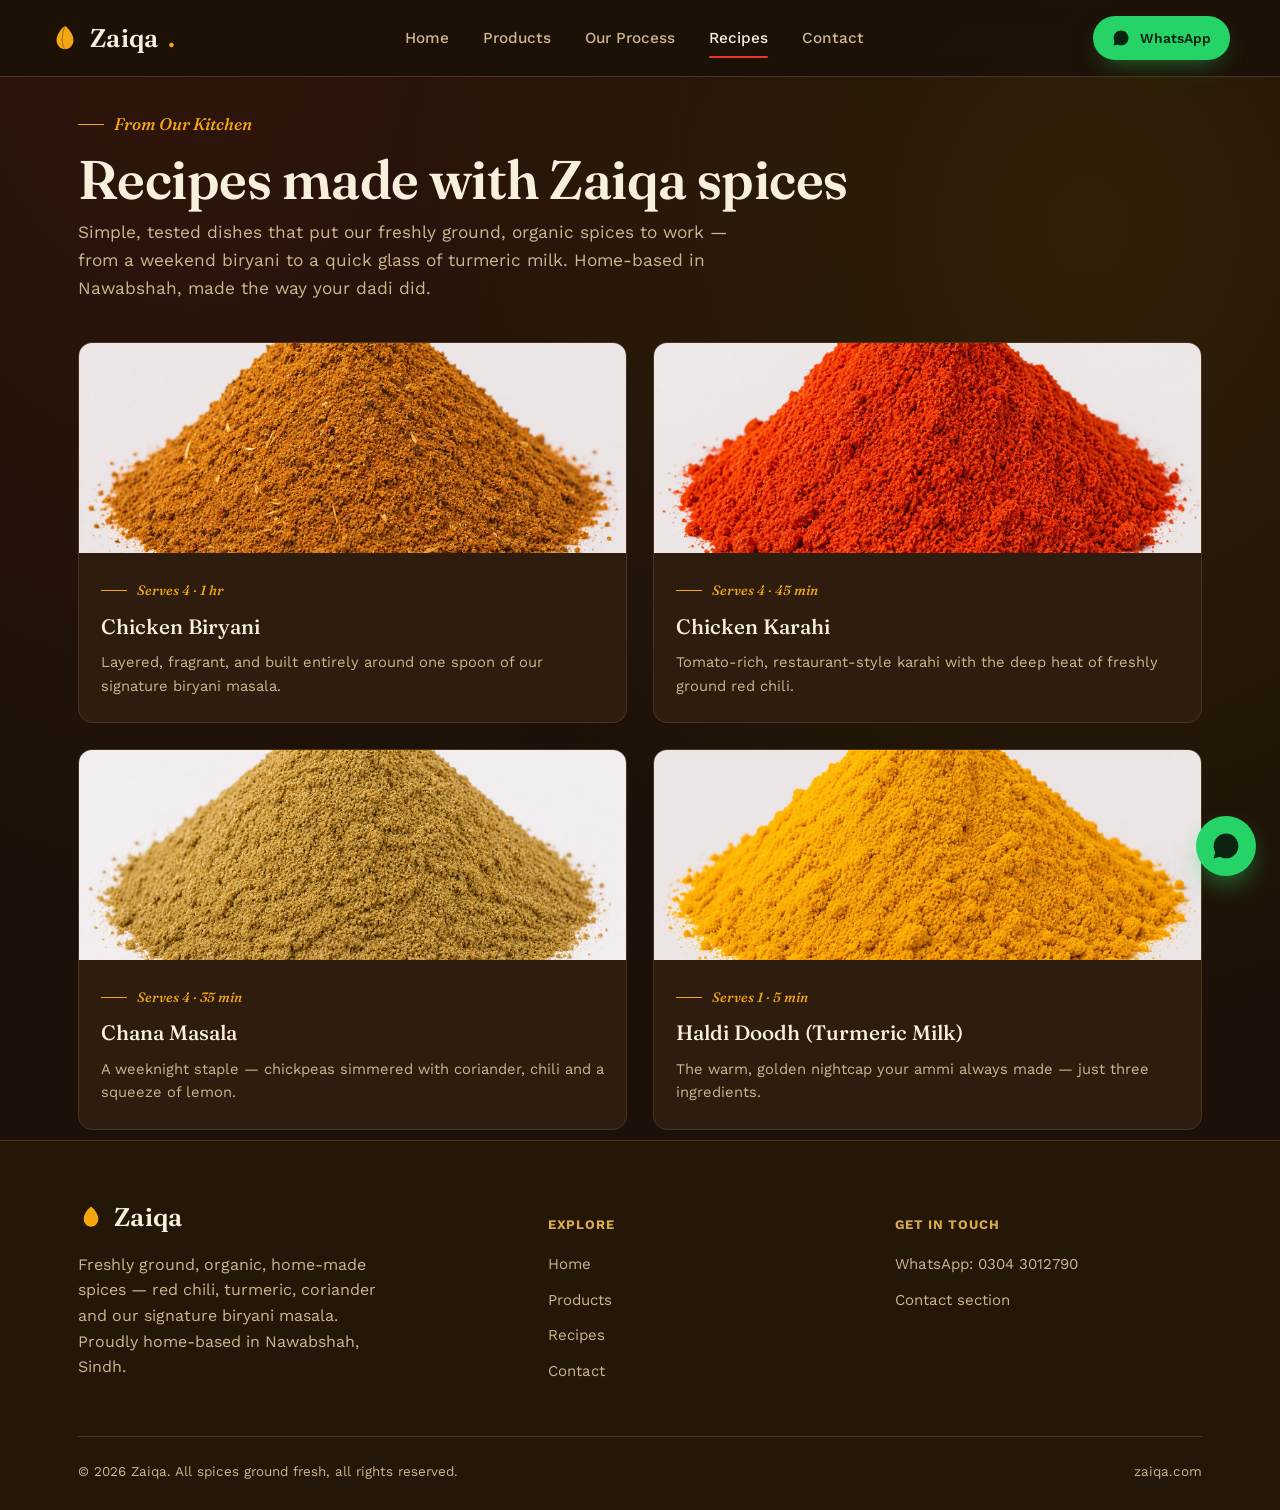
<file: recipes/index.html>
<!DOCTYPE html>
<html lang="en"><head>
<meta charset="UTF-8">
<meta name="viewport" content="width=device-width, initial-scale=1.0">

<!-- Primary SEO -->
<title>Spice Recipes | Biryani, Karahi, Chana Masala &amp; More — Zaiqa</title>
<meta name="description" content="Simple, tested recipes using Zaiqa's organic red chili, turmeric, coriander and biryani masala — chicken biryani, chicken karahi, chana masala and turmeric milk. Home-based in Nawabshah.">
<meta name="keywords" content="biryani recipe, chicken karahi recipe, chana masala recipe, haldi doodh recipe, Zaiqa spices, organic spices Nawabshah">
<meta name="author" content="Zaiqa">
<link rel="canonical" href="https://zaiqa.com/recipes/">

<link rel="icon" href="../favicon.ico">
<link rel="icon" type="image/png" sizes="32x32" href="../favicon-32.png">
<link rel="apple-touch-icon" href="../favicon-192.png">

<!-- Open Graph -->
<meta property="og:type" content="website">
<meta property="og:site_name" content="Zaiqa">
<meta property="og:title" content="Spice Recipes — Zaiqa">
<meta property="og:description" content="Simple recipes made with Zaiqa's organic, freshly ground spices.">
<meta property="og:image" content="https://zaiqa.com/images/hero-banner.jpg">
<meta property="og:url" content="https://zaiqa.com/recipes/">

<meta name="twitter:card" content="summary_large_image">
<meta name="twitter:title" content="Spice Recipes — Zaiqa">
<meta name="twitter:image" content="https://zaiqa.com/images/hero-banner.jpg">

<link rel="stylesheet" href="../style.css">
</head>
<body>

<header class="site-header">
  <div class="container nav">
    <a href="../index.html" class="logo">
      <svg width="30" height="30" viewBox="0 0 32 32" fill="none" xmlns="http://www.w3.org/2000/svg">
        <path d="M16 3C10 8 7 13.5 7 18.5C7 23.75 11.03 28 16 28C20.97 28 25 23.75 25 18.5C25 13.5 22 8 16 3Z" fill="#F3A712"/>
        <path d="M16 3C16 3 13 10 13 17C13 22 14.5 26 16 28" stroke="#1B1108" stroke-width="1.1" stroke-linecap="round" opacity="0.35"/>
      </svg>
      Zaiqa<span class="dot">.</span>
    </a>
    <button class="nav-toggle" aria-label="Toggle menu" aria-expanded="false">☰</button>
    <nav class="nav-links">
      <a href="../index.html#home">Home</a>
      <a href="../index.html#products">Products</a>
      <a href="../index.html#process">Our Process</a>
      <a href="index.html" class="active">Recipes</a>
      <a href="../index.html#contact">Contact</a>
    </nav>
    <div class="nav-actions">
      <a class="btn btn-whatsapp btn-sm" href="https://wa.me/923043012790?text=Assalamualaikum%2C%20I%27d%20like%20to%20order%20from%20Zaiqa." target="_blank" rel="noopener">
        <svg width="18" height="18" viewBox="0 0 24 24" fill="currentColor"><path d="M12.04 2C6.58 2 2.13 6.45 2.13 11.91C2.13 13.66 2.59 15.36 3.45 16.86L2.05 22L7.3 20.62C8.75 21.41 10.38 21.83 12.04 21.83C17.5 21.83 21.95 17.38 21.95 11.92C21.95 9.27 20.92 6.78 19.05 4.91C17.18 3.03 14.69 2 12.04 2Z"/></svg>
        <span>WhatsApp</span>
      </a>
    </div>
  </div>
</header>

<main>
  <section class="recipe-hero">
    <div class="container">
      <p class="eyebrow">From Our Kitchen</p>
      <h1>Recipes made with Zaiqa spices</h1>
      <p class="lede">Simple, tested dishes that put our freshly ground, organic spices to work — from a weekend biryani to a quick glass of turmeric milk. Home-based in Nawabshah, made the way your dadi did.</p>

      <div class="recipe-index-grid">

        <a href="chicken-biryani.html" class="recipe-card">
          <img src="../images/biryani-masala.jpg" alt="Chicken biryani made with Zaiqa biryani masala">
          <div class="recipe-card-body">
            <p class="eyebrow">Serves 4 &middot; 1 hr</p>
            <h3>Chicken Biryani</h3>
            <p>Layered, fragrant, and built entirely around one spoon of our signature biryani masala.</p>
          </div>
        </a>

        <a href="chicken-karahi.html" class="recipe-card">
          <img src="../images/red-chili.jpg" alt="Chicken karahi made with Zaiqa red chili powder">
          <div class="recipe-card-body">
            <p class="eyebrow">Serves 4 &middot; 45 min</p>
            <h3>Chicken Karahi</h3>
            <p>Tomato-rich, restaurant-style karahi with the deep heat of freshly ground red chili.</p>
          </div>
        </a>

        <a href="chana-masala.html" class="recipe-card">
          <img src="../images/coriander.jpg" alt="Chana masala made with Zaiqa coriander and red chili powder">
          <div class="recipe-card-body">
            <p class="eyebrow">Serves 4 &middot; 35 min</p>
            <h3>Chana Masala</h3>
            <p>A weeknight staple — chickpeas simmered with coriander, chili and a squeeze of lemon.</p>
          </div>
        </a>

        <a href="haldi-doodh-turmeric-milk.html" class="recipe-card">
          <img src="../images/turmeric.jpg" alt="Turmeric milk (haldi doodh) made with Zaiqa turmeric powder">
          <div class="recipe-card-body">
            <p class="eyebrow">Serves 1 &middot; 5 min</p>
            <h3>Haldi Doodh (Turmeric Milk)</h3>
            <p>The warm, golden nightcap your ammi always made — just three ingredients.</p>
          </div>
        </a>

      </div>
    </div>
  </section>
</main>

<footer>
  <div class="container">
    <div class="footer-grid">
      <div>
        <div class="logo" style="margin-bottom:14px">
          <svg width="26" height="26" viewBox="0 0 32 32" fill="none" xmlns="http://www.w3.org/2000/svg">
            <path d="M16 3C10 8 7 13.5 7 18.5C7 23.75 11.03 28 16 28C20.97 28 25 23.75 25 18.5C25 13.5 22 8 16 3Z" fill="#F3A712"/>
          </svg>
          Zaiqa
        </div>
        <p style="max-width:32ch">Freshly ground, organic, home-made spices — red chili, turmeric, coriander and our signature biryani masala. Proudly home-based in Nawabshah, Sindh.</p>
      </div>
      <div>
        <h4>Explore</h4>
        <ul>
          <li><a href="../index.html#home">Home</a></li>
          <li><a href="../index.html#products">Products</a></li>
          <li><a href="index.html">Recipes</a></li>
          <li><a href="../index.html#contact">Contact</a></li>
        </ul>
      </div>
      <div>
        <h4>Get in touch</h4>
        <ul>
          <li><a href="https://wa.me/923043012790" target="_blank" rel="noopener">WhatsApp: 0304 3012790</a></li>
          <li><a href="../index.html#contact">Contact section</a></li>
        </ul>
      </div>
    </div>
    <div class="footer-bottom">
      <span>&copy; 2026 Zaiqa. All spices ground fresh, all rights reserved.</span>
      <span>zaiqa.com</span>
    </div>
  </div>
</footer>

<a class="wa-float" href="https://wa.me/923043012790?text=Assalamualaikum%2C%20I%27d%20like%20to%20order%20from%20Zaiqa." target="_blank" rel="noopener" aria-label="Chat on WhatsApp">
  <svg width="30" height="30" viewBox="0 0 24 24" fill="#0b2412"><path d="M12.04 2C6.58 2 2.13 6.45 2.13 11.91C2.13 13.66 2.59 15.36 3.45 16.86L2.05 22L7.3 20.62C8.75 21.41 10.38 21.83 12.04 21.83C17.5 21.83 21.95 17.38 21.95 11.92C21.95 9.27 20.92 6.78 19.05 4.91C17.18 3.03 14.69 2 12.04 2Z"/></svg>
</a>

<script src="../script.js"></script>
</body>
</html>
</file>
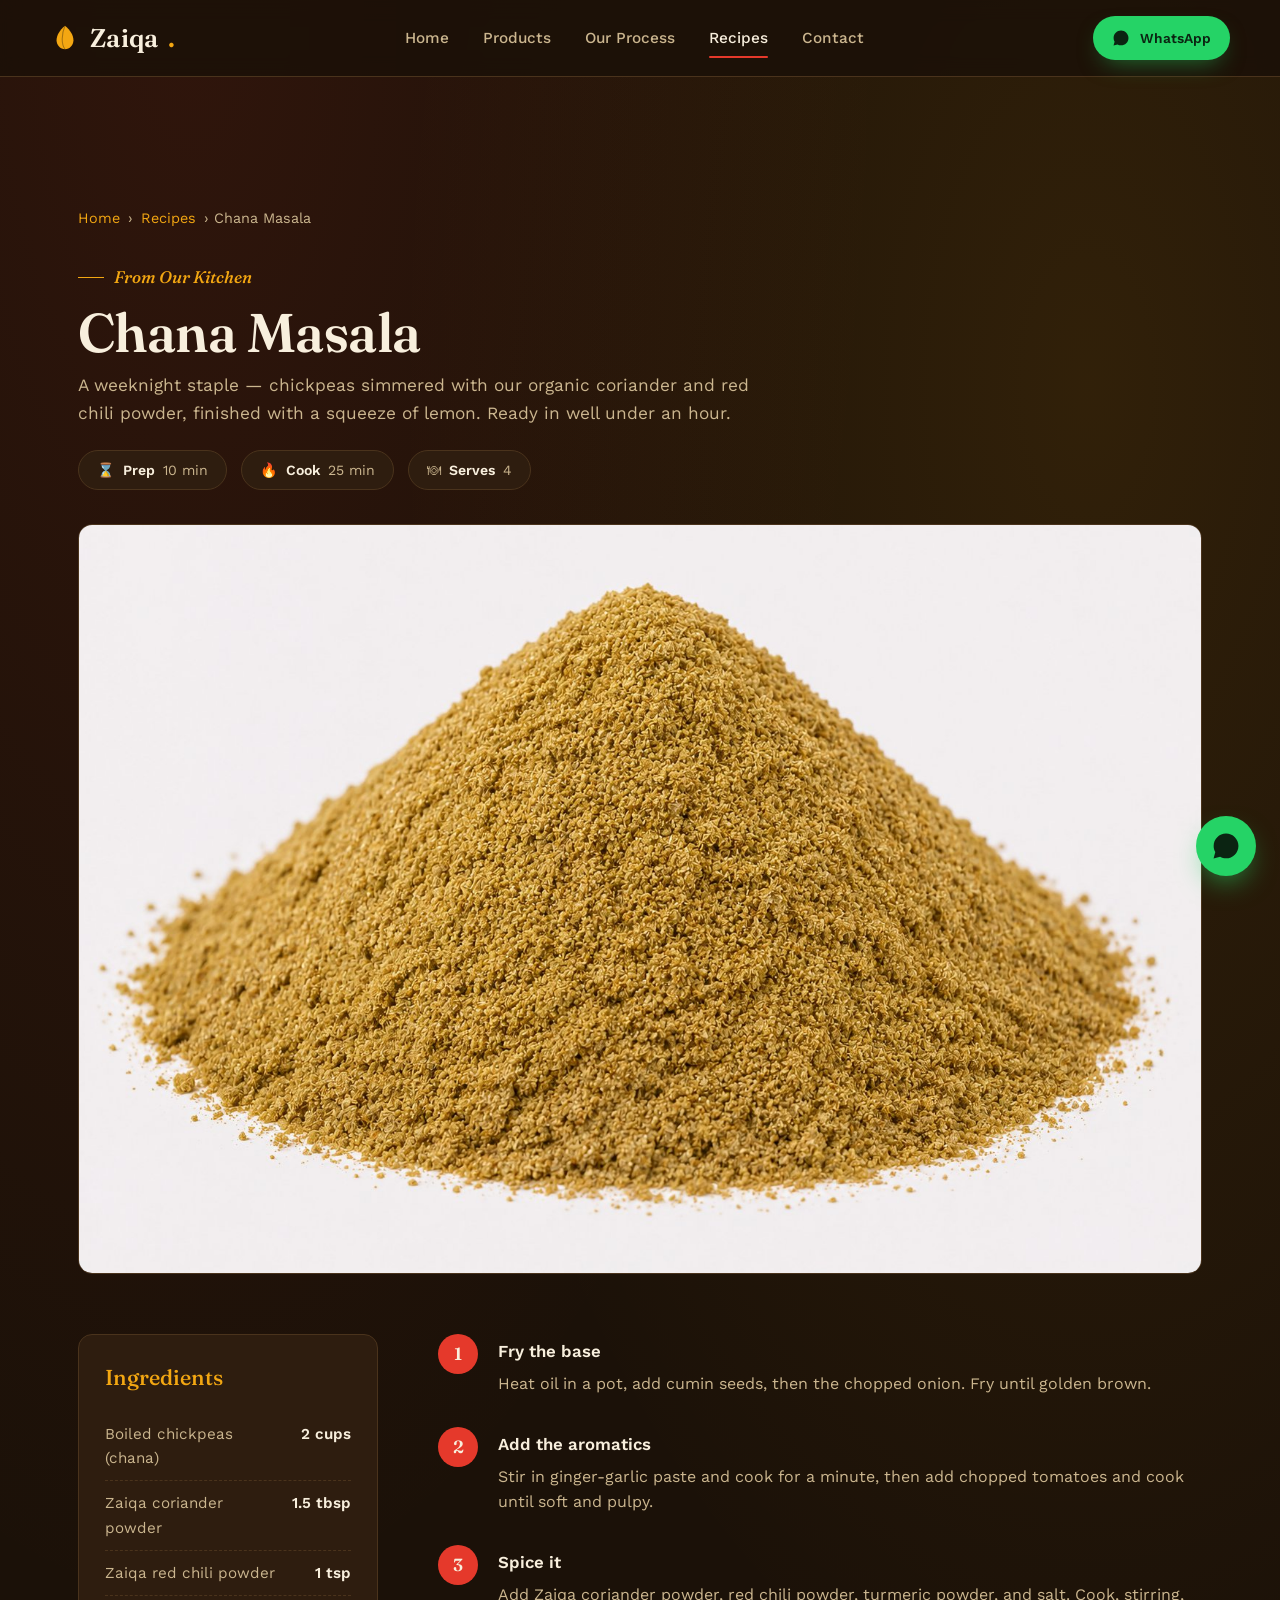
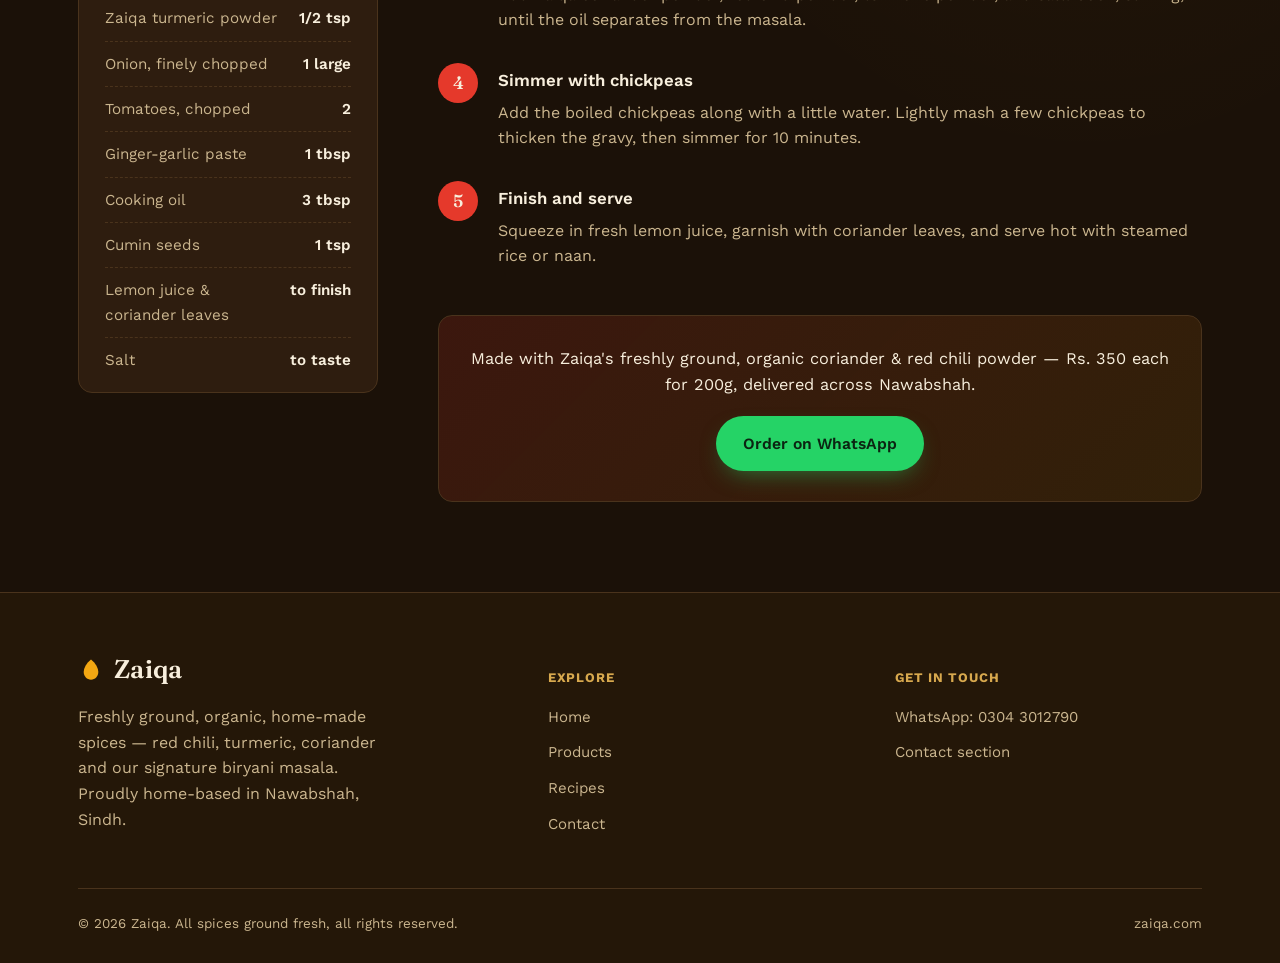
<file: recipes/chana-masala.html>
<!DOCTYPE html>
<html lang="en"><head>
<meta charset="UTF-8">
<meta name="viewport" content="width=device-width, initial-scale=1.0">

<title>Chana Masala Recipe with Zaiqa Coriander &amp; Red Chili Powder | Zaiqa</title>
<meta name="description" content="A quick weeknight chana masala made with Zaiqa's organic coriander and red chili powder. Serves 4, ready in 35 minutes — from our Nawabshah kitchen.">
<meta name="keywords" content="chana masala recipe, coriander powder recipe, chickpea curry, Zaiqa coriander powder">
<meta name="author" content="Zaiqa">
<link rel="canonical" href="https://zaiqa.com/recipes/chana-masala.html">

<link rel="icon" href="../favicon.ico">
<link rel="icon" type="image/png" sizes="32x32" href="../favicon-32.png">
<link rel="apple-touch-icon" href="../favicon-192.png">

<meta property="og:type" content="article">
<meta property="og:site_name" content="Zaiqa">
<meta property="og:title" content="Chana Masala Recipe — Zaiqa">
<meta property="og:description" content="A quick weeknight chana masala with Zaiqa's organic coriander and red chili powder.">
<meta property="og:image" content="https://zaiqa.com/images/coriander.jpg">
<meta property="og:url" content="https://zaiqa.com/recipes/chana-masala.html">

<meta name="twitter:card" content="summary_large_image">
<meta name="twitter:title" content="Chana Masala Recipe — Zaiqa">
<meta name="twitter:image" content="https://zaiqa.com/images/coriander.jpg">

<link rel="stylesheet" href="../style.css">

<script type="application/ld+json">
{
  "@context": "https://schema.org",
  "@type": "Recipe",
  "name": "Chana Masala with Zaiqa Coriander &amp; Red Chili Powder",
  "image": "https://zaiqa.com/images/coriander.jpg",
  "author": { "@type": "Organization", "name": "Zaiqa" },
  "description": "A weeknight chickpea curry simmered with Zaiqa's organic coriander and red chili powder.",
  "recipeCuisine": "Pakistani",
  "recipeCategory": "Main Course",
  "keywords": "chana masala, chickpea curry, coriander powder",
  "recipeYield": "4 servings",
  "prepTime": "PT10M",
  "cookTime": "PT25M",
  "totalTime": "PT35M",
  "recipeIngredient": [
    "2 cups boiled chickpeas (chana)",
    "1.5 tbsp Zaiqa coriander powder",
    "1 tsp Zaiqa red chili powder",
    "1/2 tsp Zaiqa turmeric powder",
    "1 large onion, finely chopped",
    "2 tomatoes, chopped",
    "1 tbsp ginger-garlic paste",
    "3 tbsp cooking oil",
    "1 tsp cumin seeds",
    "Lemon juice and coriander leaves to finish",
    "Salt to taste"
  ],
  "recipeInstructions": [
    { "@type": "HowToStep", "name": "Fry the base", "text": "Heat oil, add cumin seeds, then onions. Fry until golden brown." },
    { "@type": "HowToStep", "name": "Add aromatics", "text": "Add ginger-garlic paste and cook a minute, then add tomatoes and cook until soft." },
    { "@type": "HowToStep", "name": "Spice it", "text": "Add Zaiqa coriander powder, red chili powder, turmeric powder and salt. Cook until oil separates." },
    { "@type": "HowToStep", "name": "Simmer", "text": "Add boiled chickpeas with a little water, mash a few lightly for thickness, and simmer 10 minutes." },
    { "@type": "HowToStep", "name": "Finish", "text": "Squeeze fresh lemon juice, garnish with coriander leaves, and serve with rice or naan." }
  ]
}
</script>
</head>
<body>

<header class="site-header">
  <div class="container nav">
    <a href="../index.html" class="logo">
      <svg width="30" height="30" viewBox="0 0 32 32" fill="none" xmlns="http://www.w3.org/2000/svg">
        <path d="M16 3C10 8 7 13.5 7 18.5C7 23.75 11.03 28 16 28C20.97 28 25 23.75 25 18.5C25 13.5 22 8 16 3Z" fill="#F3A712"/>
        <path d="M16 3C16 3 13 10 13 17C13 22 14.5 26 16 28" stroke="#1B1108" stroke-width="1.1" stroke-linecap="round" opacity="0.35"/>
      </svg>
      Zaiqa<span class="dot">.</span>
    </a>
    <button class="nav-toggle" aria-label="Toggle menu" aria-expanded="false">☰</button>
    <nav class="nav-links">
      <a href="../index.html#home">Home</a>
      <a href="../index.html#products">Products</a>
      <a href="../index.html#process">Our Process</a>
      <a href="index.html" class="active">Recipes</a>
      <a href="../index.html#contact">Contact</a>
    </nav>
    <div class="nav-actions">
      <a class="btn btn-whatsapp btn-sm" href="https://wa.me/923043012790?text=Assalamualaikum%2C%20I%27d%20like%20to%20order%20from%20Zaiqa." target="_blank" rel="noopener">
        <svg width="18" height="18" viewBox="0 0 24 24" fill="currentColor"><path d="M12.04 2C6.58 2 2.13 6.45 2.13 11.91C2.13 13.66 2.59 15.36 3.45 16.86L2.05 22L7.3 20.62C8.75 21.41 10.38 21.83 12.04 21.83C17.5 21.83 21.95 17.38 21.95 11.92C21.95 9.27 20.92 6.78 19.05 4.91C17.18 3.03 14.69 2 12.04 2Z"/></svg>
        <span>WhatsApp</span>
      </a>
    </div>
  </div>
</header>

<main>
  <div class="recipe-breadcrumb">
    <div class="container"><a href="../index.html">Home</a> &rsaquo; <a href="index.html">Recipes</a> &rsaquo; Chana Masala</div>
  </div>

  <section class="recipe-hero">
    <div class="container">
      <p class="eyebrow">From Our Kitchen</p>
      <h1>Chana Masala</h1>
      <p class="lede">A weeknight staple — chickpeas simmered with our organic coriander and red chili powder, finished with a squeeze of lemon. Ready in well under an hour.</p>

      <div class="recipe-meta">
        <span>&#8987; <strong>Prep</strong> 10 min</span>
        <span>&#128293; <strong>Cook</strong> 25 min</span>
        <span>&#127869; <strong>Serves</strong> 4</span>
      </div>

      <div class="recipe-photo">
        <img src="../images/coriander.jpg" alt="Zaiqa coriander powder used to make chana masala">
      </div>
    </div>
  </section>

  <section class="recipe-body">
    <div class="container recipe-grid">
      <div class="ingredient-list">
        <h3>Ingredients</h3>
        <ul>
          <li>Boiled chickpeas (chana) <b>2 cups</b></li>
          <li>Zaiqa coriander powder <b>1.5 tbsp</b></li>
          <li>Zaiqa red chili powder <b>1 tsp</b></li>
          <li>Zaiqa turmeric powder <b>1/2 tsp</b></li>
          <li>Onion, finely chopped <b>1 large</b></li>
          <li>Tomatoes, chopped <b>2</b></li>
          <li>Ginger-garlic paste <b>1 tbsp</b></li>
          <li>Cooking oil <b>3 tbsp</b></li>
          <li>Cumin seeds <b>1 tsp</b></li>
          <li>Lemon juice &amp; coriander leaves <b>to finish</b></li>
          <li>Salt <b>to taste</b></li>
        </ul>
      </div>

      <div class="recipe-steps">
        <div class="recipe-step">
          <div>
            <h4>Fry the base</h4>
            <p>Heat oil in a pot, add cumin seeds, then the chopped onion. Fry until golden brown.</p>
          </div>
        </div>
        <div class="recipe-step">
          <div>
            <h4>Add the aromatics</h4>
            <p>Stir in ginger-garlic paste and cook for a minute, then add chopped tomatoes and cook until soft and pulpy.</p>
          </div>
        </div>
        <div class="recipe-step">
          <div>
            <h4>Spice it</h4>
            <p>Add Zaiqa coriander powder, red chili powder, turmeric powder, and salt. Cook, stirring, until the oil separates from the masala.</p>
          </div>
        </div>
        <div class="recipe-step">
          <div>
            <h4>Simmer with chickpeas</h4>
            <p>Add the boiled chickpeas along with a little water. Lightly mash a few chickpeas to thicken the gravy, then simmer for 10 minutes.</p>
          </div>
        </div>
        <div class="recipe-step">
          <div>
            <h4>Finish and serve</h4>
            <p>Squeeze in fresh lemon juice, garnish with coriander leaves, and serve hot with steamed rice or naan.</p>
          </div>
        </div>

        <div class="recipe-cta">
          <p>Made with Zaiqa's freshly ground, organic coriander &amp; red chili powder — Rs. 350 each for 200g, delivered across Nawabshah.</p>
          <a class="btn btn-whatsapp" href="https://wa.me/923043012790?text=Assalamualaikum%2C%20I%27d%20like%20to%20order%20coriander%20and%20red%20chili%20powder%20from%20Zaiqa." target="_blank" rel="noopener">Order on WhatsApp</a>
        </div>
      </div>
    </div>
  </section>
</main>

<footer>
  <div class="container">
    <div class="footer-grid">
      <div>
        <div class="logo" style="margin-bottom:14px">
          <svg width="26" height="26" viewBox="0 0 32 32" fill="none" xmlns="http://www.w3.org/2000/svg">
            <path d="M16 3C10 8 7 13.5 7 18.5C7 23.75 11.03 28 16 28C20.97 28 25 23.75 25 18.5C25 13.5 22 8 16 3Z" fill="#F3A712"/>
          </svg>
          Zaiqa
        </div>
        <p style="max-width:32ch">Freshly ground, organic, home-made spices — red chili, turmeric, coriander and our signature biryani masala. Proudly home-based in Nawabshah, Sindh.</p>
      </div>
      <div>
        <h4>Explore</h4>
        <ul>
          <li><a href="../index.html#home">Home</a></li>
          <li><a href="../index.html#products">Products</a></li>
          <li><a href="index.html">Recipes</a></li>
          <li><a href="../index.html#contact">Contact</a></li>
        </ul>
      </div>
      <div>
        <h4>Get in touch</h4>
        <ul>
          <li><a href="https://wa.me/923043012790" target="_blank" rel="noopener">WhatsApp: 0304 3012790</a></li>
          <li><a href="../index.html#contact">Contact section</a></li>
        </ul>
      </div>
    </div>
    <div class="footer-bottom">
      <span>&copy; 2026 Zaiqa. All spices ground fresh, all rights reserved.</span>
      <span>zaiqa.com</span>
    </div>
  </div>
</footer>

<a class="wa-float" href="https://wa.me/923043012790?text=Assalamualaikum%2C%20I%27d%20like%20to%20order%20from%20Zaiqa." target="_blank" rel="noopener" aria-label="Chat on WhatsApp">
  <svg width="30" height="30" viewBox="0 0 24 24" fill="#0b2412"><path d="M12.04 2C6.58 2 2.13 6.45 2.13 11.91C2.13 13.66 2.59 15.36 3.45 16.86L2.05 22L7.3 20.62C8.75 21.41 10.38 21.83 12.04 21.83C17.5 21.83 21.95 17.38 21.95 11.92C21.95 9.27 20.92 6.78 19.05 4.91C17.18 3.03 14.69 2 12.04 2Z"/></svg>
</a>

<script src="../script.js"></script>
</body>
</html>
</file>
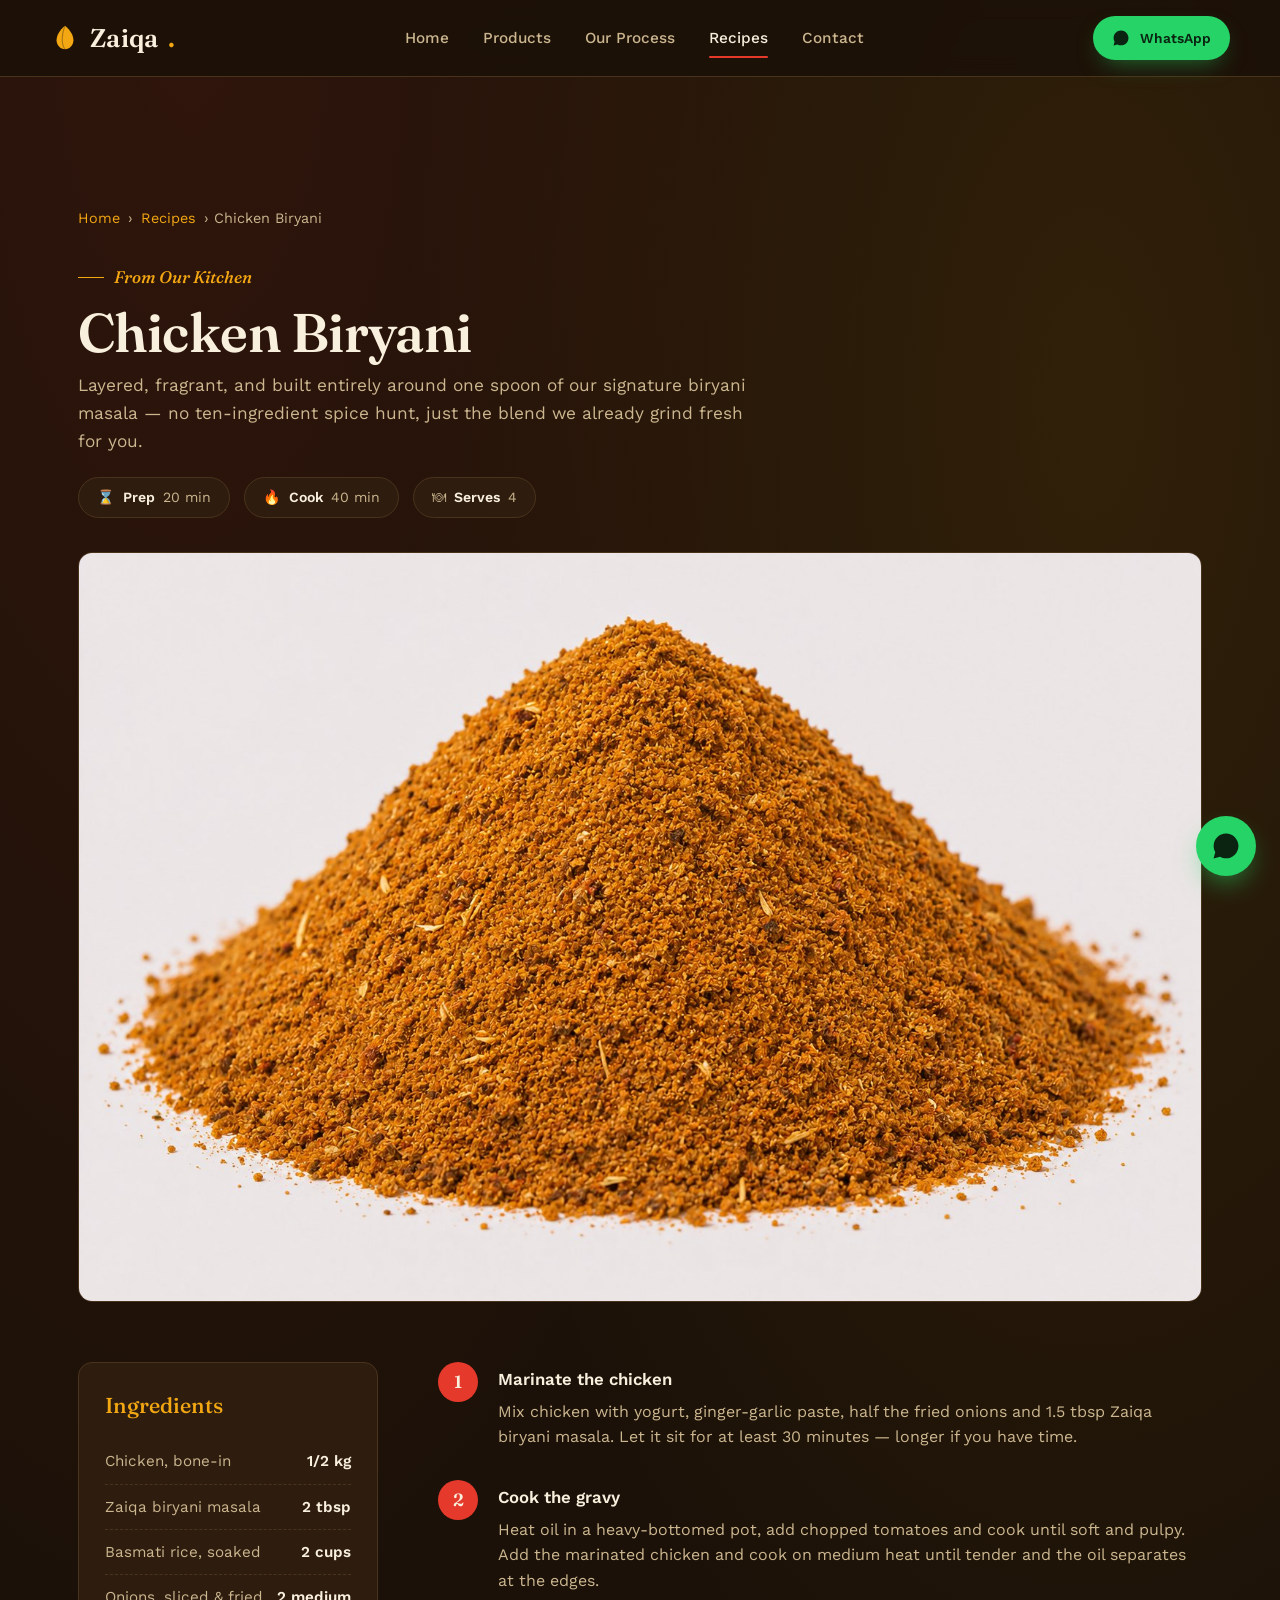
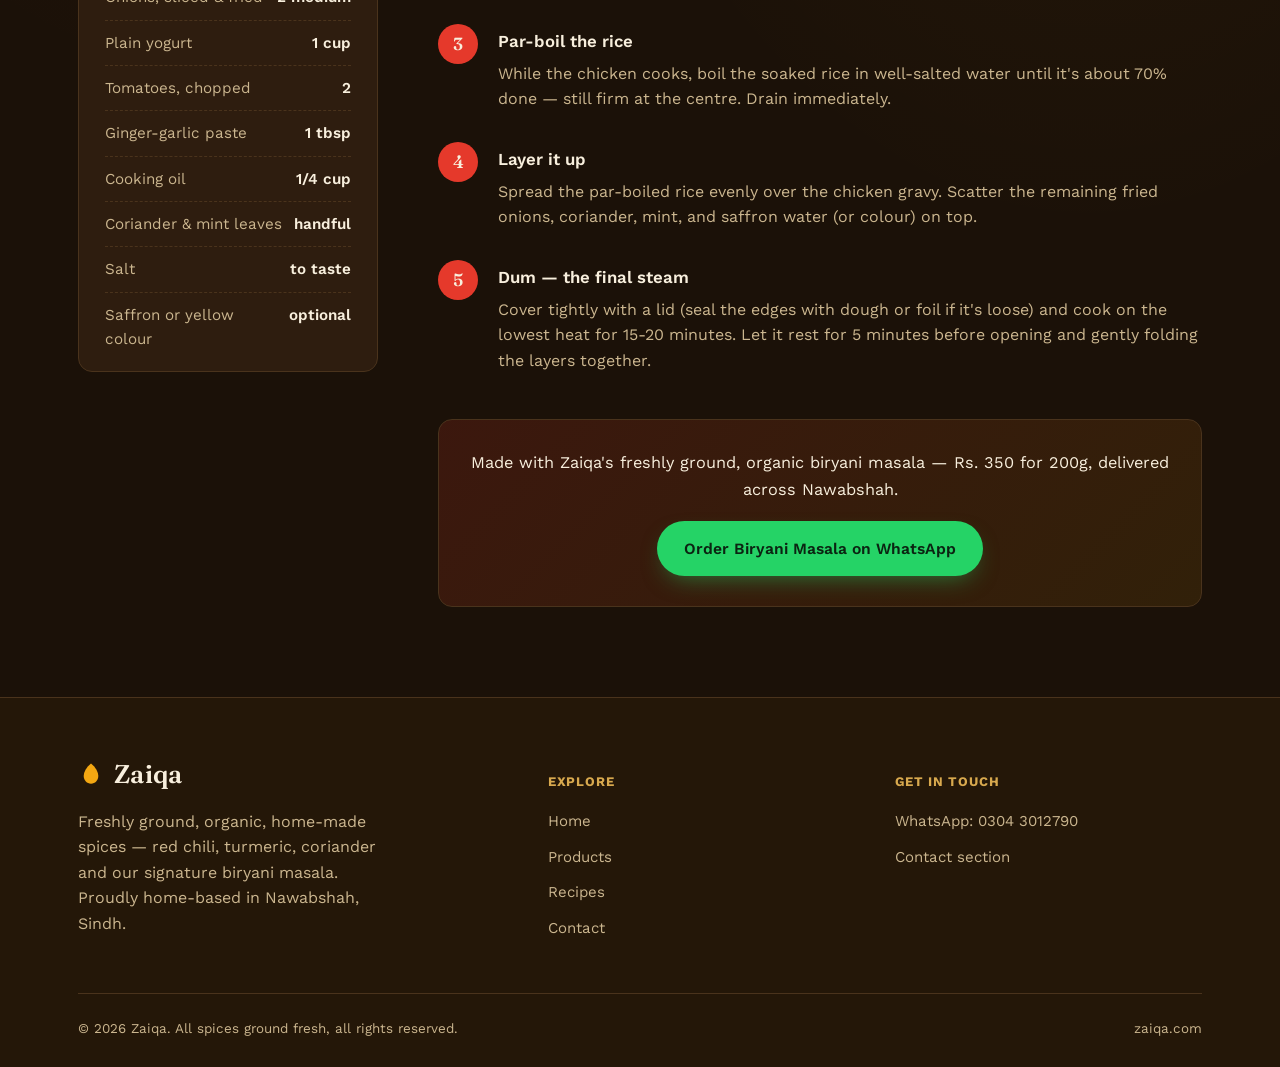
<file: recipes/chicken-biryani.html>
<!DOCTYPE html>
<html lang="en"><head>
<meta charset="UTF-8">
<meta name="viewport" content="width=device-width, initial-scale=1.0">

<title>Chicken Biryani Recipe with Zaiqa Biryani Masala | Zaiqa</title>
<meta name="description" content="A simple, layered chicken biryani built around one spoon of Zaiqa's organic biryani masala. Serves 4, ready in about an hour — recipe from our Nawabshah kitchen.">
<meta name="keywords" content="chicken biryani recipe, biryani masala recipe, Zaiqa biryani masala, homemade biryani Pakistan">
<meta name="author" content="Zaiqa">
<link rel="canonical" href="https://zaiqa.com/recipes/chicken-biryani.html">

<link rel="icon" href="../favicon.ico">
<link rel="icon" type="image/png" sizes="32x32" href="../favicon-32.png">
<link rel="apple-touch-icon" href="../favicon-192.png">

<meta property="og:type" content="article">
<meta property="og:site_name" content="Zaiqa">
<meta property="og:title" content="Chicken Biryani Recipe — Zaiqa">
<meta property="og:description" content="A simple, layered chicken biryani built around Zaiqa's organic biryani masala.">
<meta property="og:image" content="https://zaiqa.com/images/biryani-masala.jpg">
<meta property="og:url" content="https://zaiqa.com/recipes/chicken-biryani.html">

<meta name="twitter:card" content="summary_large_image">
<meta name="twitter:title" content="Chicken Biryani Recipe — Zaiqa">
<meta name="twitter:image" content="https://zaiqa.com/images/biryani-masala.jpg">

<link rel="stylesheet" href="../style.css">

<script type="application/ld+json">
{
  "@context": "https://schema.org",
  "@type": "Recipe",
  "name": "Chicken Biryani with Zaiqa Biryani Masala",
  "image": "https://zaiqa.com/images/biryani-masala.jpg",
  "author": { "@type": "Organization", "name": "Zaiqa" },
  "description": "A layered, fragrant chicken biryani built around Zaiqa's signature organic biryani masala.",
  "recipeCuisine": "Pakistani",
  "recipeCategory": "Main Course",
  "keywords": "chicken biryani, biryani masala, Pakistani biryani",
  "recipeYield": "4 servings",
  "prepTime": "PT20M",
  "cookTime": "PT40M",
  "totalTime": "PT1H",
  "recipeIngredient": [
    "1/2 kg chicken, bone-in pieces",
    "2 tbsp Zaiqa biryani masala",
    "2 cups basmati rice, soaked 30 minutes",
    "2 medium onions, thinly sliced and fried golden",
    "1 cup plain yogurt",
    "2 tomatoes, chopped",
    "1 tbsp ginger-garlic paste",
    "1/4 cup cooking oil",
    "Fresh coriander and mint leaves",
    "Salt to taste",
    "A pinch of saffron or a few drops of yellow food colour (optional)"
  ],
  "recipeInstructions": [
    { "@type": "HowToStep", "name": "Marinate", "text": "Mix chicken with yogurt, ginger-garlic paste, half the fried onions and 1.5 tbsp Zaiqa biryani masala. Marinate for at least 30 minutes." },
    { "@type": "HowToStep", "name": "Cook the gravy", "text": "Heat oil, add tomatoes and cook until soft. Add the marinated chicken and cook on medium heat until the chicken is tender and the oil separates." },
    { "@type": "HowToStep", "name": "Par-boil the rice", "text": "Boil the soaked rice in salted water until 70% done, then drain." },
    { "@type": "HowToStep", "name": "Layer", "text": "Layer the rice over the chicken gravy. Top with remaining fried onions, coriander, mint and saffron water." },
    { "@type": "HowToStep", "name": "Dum (steam)", "text": "Cover tightly and cook on very low heat for 15-20 minutes until the rice is fully done and fragrant." }
  ]
}
</script>
</head>
<body>

<header class="site-header">
  <div class="container nav">
    <a href="../index.html" class="logo">
      <svg width="30" height="30" viewBox="0 0 32 32" fill="none" xmlns="http://www.w3.org/2000/svg">
        <path d="M16 3C10 8 7 13.5 7 18.5C7 23.75 11.03 28 16 28C20.97 28 25 23.75 25 18.5C25 13.5 22 8 16 3Z" fill="#F3A712"/>
        <path d="M16 3C16 3 13 10 13 17C13 22 14.5 26 16 28" stroke="#1B1108" stroke-width="1.1" stroke-linecap="round" opacity="0.35"/>
      </svg>
      Zaiqa<span class="dot">.</span>
    </a>
    <button class="nav-toggle" aria-label="Toggle menu" aria-expanded="false">☰</button>
    <nav class="nav-links">
      <a href="../index.html#home">Home</a>
      <a href="../index.html#products">Products</a>
      <a href="../index.html#process">Our Process</a>
      <a href="index.html" class="active">Recipes</a>
      <a href="../index.html#contact">Contact</a>
    </nav>
    <div class="nav-actions">
      <a class="btn btn-whatsapp btn-sm" href="https://wa.me/923043012790?text=Assalamualaikum%2C%20I%27d%20like%20to%20order%20from%20Zaiqa." target="_blank" rel="noopener">
        <svg width="18" height="18" viewBox="0 0 24 24" fill="currentColor"><path d="M12.04 2C6.58 2 2.13 6.45 2.13 11.91C2.13 13.66 2.59 15.36 3.45 16.86L2.05 22L7.3 20.62C8.75 21.41 10.38 21.83 12.04 21.83C17.5 21.83 21.95 17.38 21.95 11.92C21.95 9.27 20.92 6.78 19.05 4.91C17.18 3.03 14.69 2 12.04 2Z"/></svg>
        <span>WhatsApp</span>
      </a>
    </div>
  </div>
</header>

<main>
  <div class="recipe-breadcrumb">
    <div class="container"><a href="../index.html">Home</a> &rsaquo; <a href="index.html">Recipes</a> &rsaquo; Chicken Biryani</div>
  </div>

  <section class="recipe-hero">
    <div class="container">
      <p class="eyebrow">From Our Kitchen</p>
      <h1>Chicken Biryani</h1>
      <p class="lede">Layered, fragrant, and built entirely around one spoon of our signature biryani masala — no ten-ingredient spice hunt, just the blend we already grind fresh for you.</p>

      <div class="recipe-meta">
        <span>&#8987; <strong>Prep</strong> 20 min</span>
        <span>&#128293; <strong>Cook</strong> 40 min</span>
        <span>&#127869; <strong>Serves</strong> 4</span>
      </div>

      <div class="recipe-photo">
        <img src="../images/biryani-masala.jpg" alt="Zaiqa biryani masala used to make chicken biryani">
      </div>
    </div>
  </section>

  <section class="recipe-body">
    <div class="container recipe-grid">
      <div class="ingredient-list">
        <h3>Ingredients</h3>
        <ul>
          <li>Chicken, bone-in <b>1/2 kg</b></li>
          <li>Zaiqa biryani masala <b>2 tbsp</b></li>
          <li>Basmati rice, soaked <b>2 cups</b></li>
          <li>Onions, sliced &amp; fried <b>2 medium</b></li>
          <li>Plain yogurt <b>1 cup</b></li>
          <li>Tomatoes, chopped <b>2</b></li>
          <li>Ginger-garlic paste <b>1 tbsp</b></li>
          <li>Cooking oil <b>1/4 cup</b></li>
          <li>Coriander &amp; mint leaves <b>handful</b></li>
          <li>Salt <b>to taste</b></li>
          <li>Saffron or yellow colour <b>optional</b></li>
        </ul>
      </div>

      <div class="recipe-steps">
        <div class="recipe-step">
          <div>
            <h4>Marinate the chicken</h4>
            <p>Mix chicken with yogurt, ginger-garlic paste, half the fried onions and 1.5 tbsp Zaiqa biryani masala. Let it sit for at least 30 minutes — longer if you have time.</p>
          </div>
        </div>
        <div class="recipe-step">
          <div>
            <h4>Cook the gravy</h4>
            <p>Heat oil in a heavy-bottomed pot, add chopped tomatoes and cook until soft and pulpy. Add the marinated chicken and cook on medium heat until tender and the oil separates at the edges.</p>
          </div>
        </div>
        <div class="recipe-step">
          <div>
            <h4>Par-boil the rice</h4>
            <p>While the chicken cooks, boil the soaked rice in well-salted water until it's about 70% done — still firm at the centre. Drain immediately.</p>
          </div>
        </div>
        <div class="recipe-step">
          <div>
            <h4>Layer it up</h4>
            <p>Spread the par-boiled rice evenly over the chicken gravy. Scatter the remaining fried onions, coriander, mint, and saffron water (or colour) on top.</p>
          </div>
        </div>
        <div class="recipe-step">
          <div>
            <h4>Dum — the final steam</h4>
            <p>Cover tightly with a lid (seal the edges with dough or foil if it's loose) and cook on the lowest heat for 15-20 minutes. Let it rest for 5 minutes before opening and gently folding the layers together.</p>
          </div>
        </div>

        <div class="recipe-cta">
          <p>Made with Zaiqa's freshly ground, organic biryani masala — Rs. 350 for 200g, delivered across Nawabshah.</p>
          <a class="btn btn-whatsapp" href="https://wa.me/923043012790?text=Assalamualaikum%2C%20I%27d%20like%20to%20order%20biryani%20masala%20from%20Zaiqa." target="_blank" rel="noopener">Order Biryani Masala on WhatsApp</a>
        </div>
      </div>
    </div>
  </section>
</main>

<footer>
  <div class="container">
    <div class="footer-grid">
      <div>
        <div class="logo" style="margin-bottom:14px">
          <svg width="26" height="26" viewBox="0 0 32 32" fill="none" xmlns="http://www.w3.org/2000/svg">
            <path d="M16 3C10 8 7 13.5 7 18.5C7 23.75 11.03 28 16 28C20.97 28 25 23.75 25 18.5C25 13.5 22 8 16 3Z" fill="#F3A712"/>
          </svg>
          Zaiqa
        </div>
        <p style="max-width:32ch">Freshly ground, organic, home-made spices — red chili, turmeric, coriander and our signature biryani masala. Proudly home-based in Nawabshah, Sindh.</p>
      </div>
      <div>
        <h4>Explore</h4>
        <ul>
          <li><a href="../index.html#home">Home</a></li>
          <li><a href="../index.html#products">Products</a></li>
          <li><a href="index.html">Recipes</a></li>
          <li><a href="../index.html#contact">Contact</a></li>
        </ul>
      </div>
      <div>
        <h4>Get in touch</h4>
        <ul>
          <li><a href="https://wa.me/923043012790" target="_blank" rel="noopener">WhatsApp: 0304 3012790</a></li>
          <li><a href="../index.html#contact">Contact section</a></li>
        </ul>
      </div>
    </div>
    <div class="footer-bottom">
      <span>&copy; 2026 Zaiqa. All spices ground fresh, all rights reserved.</span>
      <span>zaiqa.com</span>
    </div>
  </div>
</footer>

<a class="wa-float" href="https://wa.me/923043012790?text=Assalamualaikum%2C%20I%27d%20like%20to%20order%20from%20Zaiqa." target="_blank" rel="noopener" aria-label="Chat on WhatsApp">
  <svg width="30" height="30" viewBox="0 0 24 24" fill="#0b2412"><path d="M12.04 2C6.58 2 2.13 6.45 2.13 11.91C2.13 13.66 2.59 15.36 3.45 16.86L2.05 22L7.3 20.62C8.75 21.41 10.38 21.83 12.04 21.83C17.5 21.83 21.95 17.38 21.95 11.92C21.95 9.27 20.92 6.78 19.05 4.91C17.18 3.03 14.69 2 12.04 2Z"/></svg>
</a>

<script src="../script.js"></script>
</body>
</html>
</file>
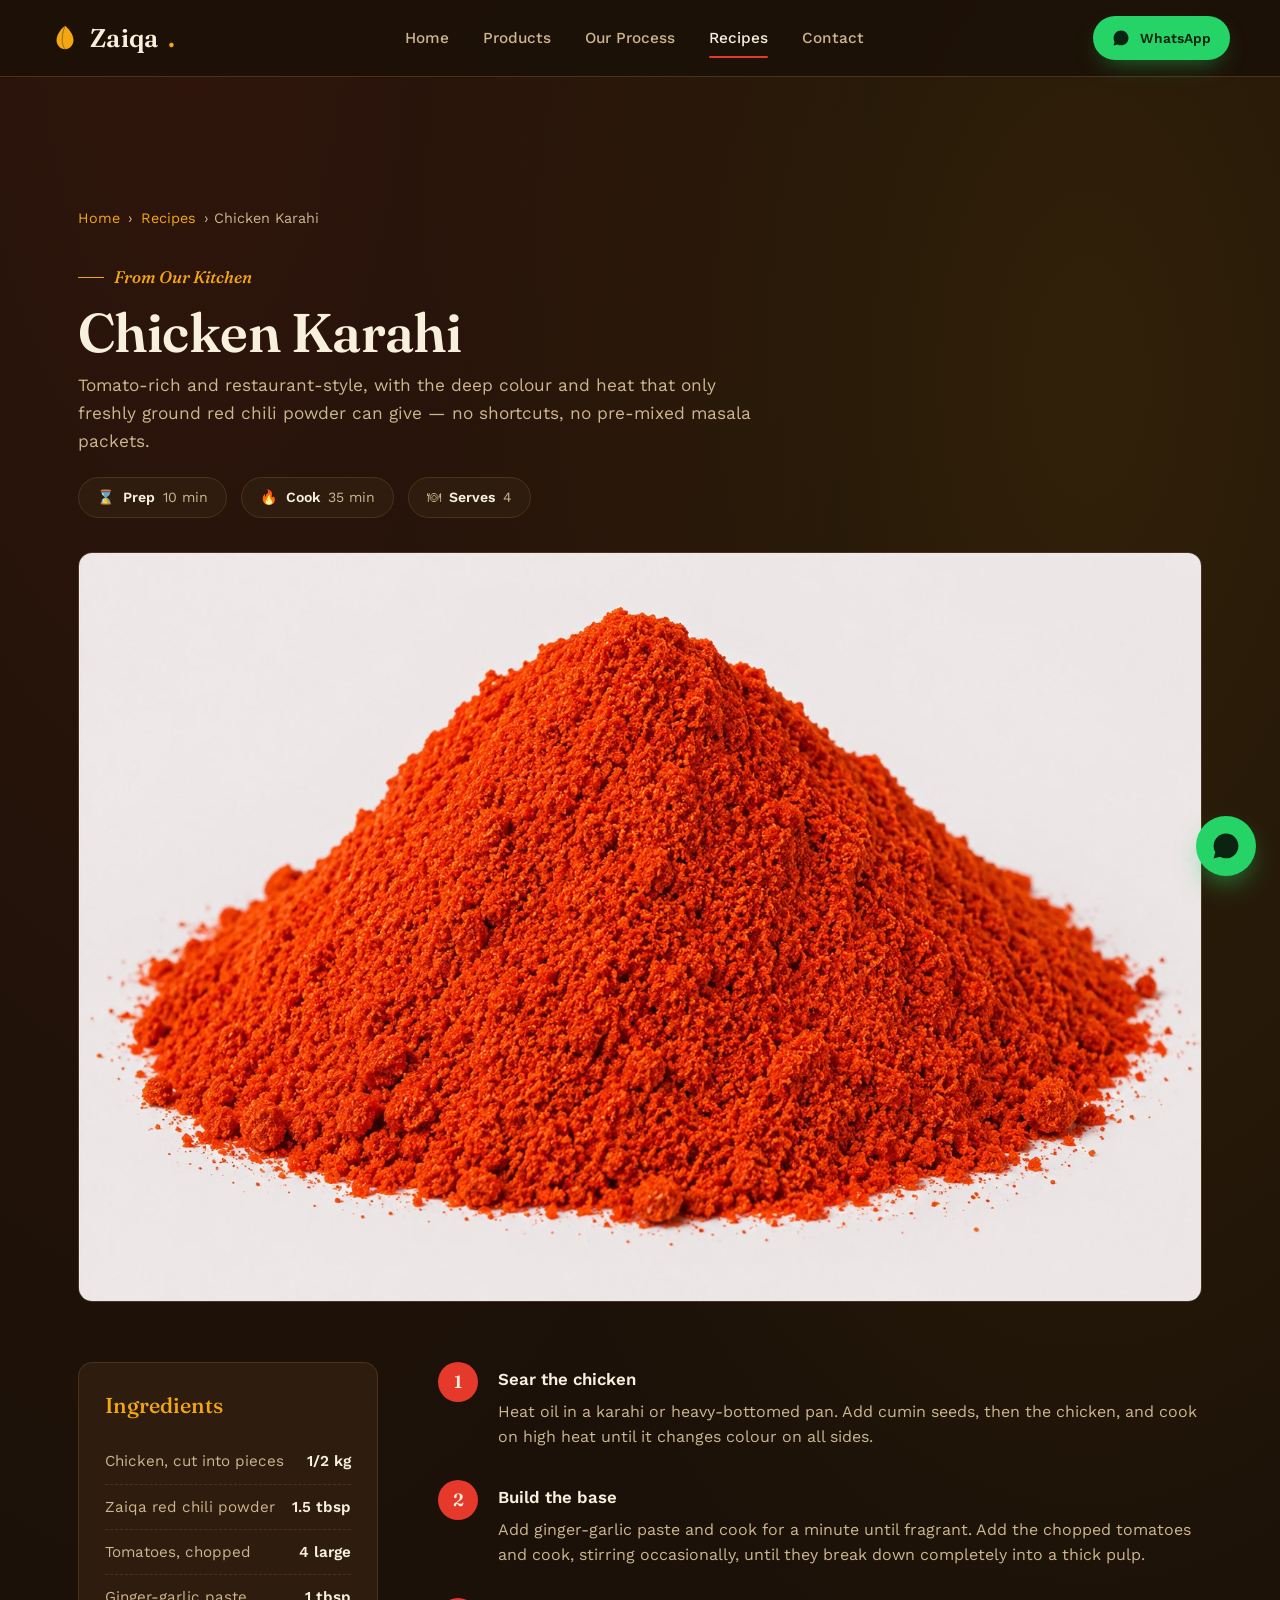
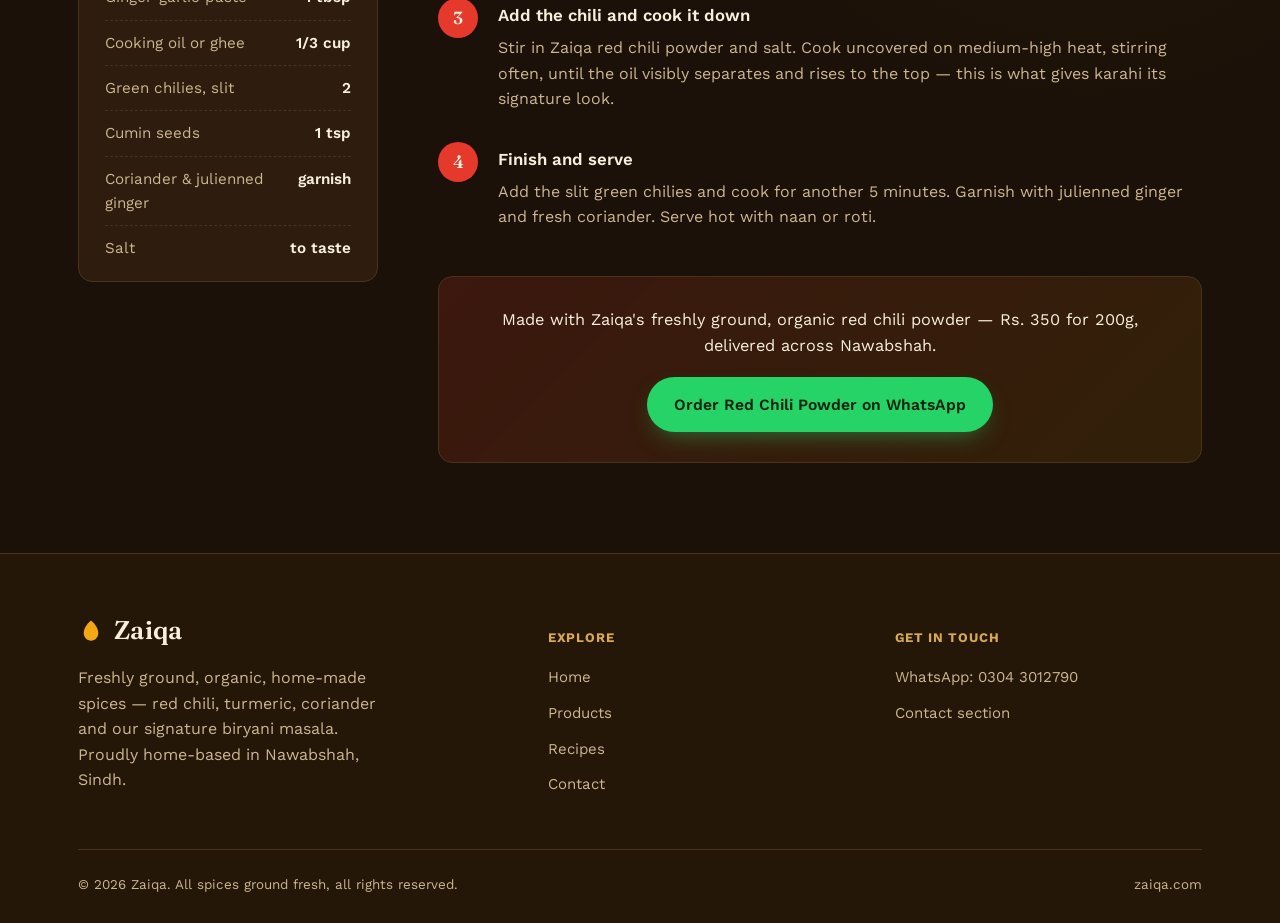
<file: recipes/chicken-karahi.html>
<!DOCTYPE html>
<html lang="en"><head>
<meta charset="UTF-8">
<meta name="viewport" content="width=device-width, initial-scale=1.0">

<title>Chicken Karahi Recipe with Zaiqa Red Chili Powder | Zaiqa</title>
<meta name="description" content="Restaurant-style chicken karahi with the deep heat and colour of Zaiqa's organic red chili powder. Serves 4, ready in 45 minutes — from our Nawabshah kitchen.">
<meta name="keywords" content="chicken karahi recipe, red chili powder recipe, Zaiqa red chili, Pakistani karahi">
<meta name="author" content="Zaiqa">
<link rel="canonical" href="https://zaiqa.com/recipes/chicken-karahi.html">

<link rel="icon" href="../favicon.ico">
<link rel="icon" type="image/png" sizes="32x32" href="../favicon-32.png">
<link rel="apple-touch-icon" href="../favicon-192.png">

<meta property="og:type" content="article">
<meta property="og:site_name" content="Zaiqa">
<meta property="og:title" content="Chicken Karahi Recipe — Zaiqa">
<meta property="og:description" content="Restaurant-style chicken karahi with Zaiqa's organic red chili powder.">
<meta property="og:image" content="https://zaiqa.com/images/red-chili.jpg">
<meta property="og:url" content="https://zaiqa.com/recipes/chicken-karahi.html">

<meta name="twitter:card" content="summary_large_image">
<meta name="twitter:title" content="Chicken Karahi Recipe — Zaiqa">
<meta name="twitter:image" content="https://zaiqa.com/images/red-chili.jpg">

<link rel="stylesheet" href="../style.css">

<script type="application/ld+json">
{
  "@context": "https://schema.org",
  "@type": "Recipe",
  "name": "Chicken Karahi with Zaiqa Red Chili Powder",
  "image": "https://zaiqa.com/images/red-chili.jpg",
  "author": { "@type": "Organization", "name": "Zaiqa" },
  "description": "Tomato-rich, restaurant-style chicken karahi with the deep heat of Zaiqa's freshly ground red chili powder.",
  "recipeCuisine": "Pakistani",
  "recipeCategory": "Main Course",
  "keywords": "chicken karahi, red chili powder, Pakistani karahi",
  "recipeYield": "4 servings",
  "prepTime": "PT10M",
  "cookTime": "PT35M",
  "totalTime": "PT45M",
  "recipeIngredient": [
    "1/2 kg chicken, cut into pieces",
    "1.5 tbsp Zaiqa red chili powder",
    "4 large tomatoes, chopped",
    "1 tbsp ginger-garlic paste",
    "1/3 cup cooking oil or ghee",
    "2 green chilies, slit",
    "1 tsp cumin seeds",
    "Fresh coriander and julienned ginger for garnish",
    "Salt to taste"
  ],
  "recipeInstructions": [
    { "@type": "HowToStep", "name": "Sear the chicken", "text": "Heat oil in a karahi or heavy pan, add cumin seeds, then chicken. Cook on high heat until it changes colour." },
    { "@type": "HowToStep", "name": "Build the base", "text": "Add ginger-garlic paste and cook for a minute, then add chopped tomatoes and cook until they break down completely." },
    { "@type": "HowToStep", "name": "Spice it up", "text": "Add Zaiqa red chili powder and salt. Cook uncovered on medium-high heat, stirring often, until the oil separates and rises to the top." },
    { "@type": "HowToStep", "name": "Finish", "text": "Add green chilies, cook 5 more minutes. Garnish with julienned ginger and coriander, then serve hot with naan." }
  ]
}
</script>
</head>
<body>

<header class="site-header">
  <div class="container nav">
    <a href="../index.html" class="logo">
      <svg width="30" height="30" viewBox="0 0 32 32" fill="none" xmlns="http://www.w3.org/2000/svg">
        <path d="M16 3C10 8 7 13.5 7 18.5C7 23.75 11.03 28 16 28C20.97 28 25 23.75 25 18.5C25 13.5 22 8 16 3Z" fill="#F3A712"/>
        <path d="M16 3C16 3 13 10 13 17C13 22 14.5 26 16 28" stroke="#1B1108" stroke-width="1.1" stroke-linecap="round" opacity="0.35"/>
      </svg>
      Zaiqa<span class="dot">.</span>
    </a>
    <button class="nav-toggle" aria-label="Toggle menu" aria-expanded="false">☰</button>
    <nav class="nav-links">
      <a href="../index.html#home">Home</a>
      <a href="../index.html#products">Products</a>
      <a href="../index.html#process">Our Process</a>
      <a href="index.html" class="active">Recipes</a>
      <a href="../index.html#contact">Contact</a>
    </nav>
    <div class="nav-actions">
      <a class="btn btn-whatsapp btn-sm" href="https://wa.me/923043012790?text=Assalamualaikum%2C%20I%27d%20like%20to%20order%20from%20Zaiqa." target="_blank" rel="noopener">
        <svg width="18" height="18" viewBox="0 0 24 24" fill="currentColor"><path d="M12.04 2C6.58 2 2.13 6.45 2.13 11.91C2.13 13.66 2.59 15.36 3.45 16.86L2.05 22L7.3 20.62C8.75 21.41 10.38 21.83 12.04 21.83C17.5 21.83 21.95 17.38 21.95 11.92C21.95 9.27 20.92 6.78 19.05 4.91C17.18 3.03 14.69 2 12.04 2Z"/></svg>
        <span>WhatsApp</span>
      </a>
    </div>
  </div>
</header>

<main>
  <div class="recipe-breadcrumb">
    <div class="container"><a href="../index.html">Home</a> &rsaquo; <a href="index.html">Recipes</a> &rsaquo; Chicken Karahi</div>
  </div>

  <section class="recipe-hero">
    <div class="container">
      <p class="eyebrow">From Our Kitchen</p>
      <h1>Chicken Karahi</h1>
      <p class="lede">Tomato-rich and restaurant-style, with the deep colour and heat that only freshly ground red chili powder can give — no shortcuts, no pre-mixed masala packets.</p>

      <div class="recipe-meta">
        <span>&#8987; <strong>Prep</strong> 10 min</span>
        <span>&#128293; <strong>Cook</strong> 35 min</span>
        <span>&#127869; <strong>Serves</strong> 4</span>
      </div>

      <div class="recipe-photo">
        <img src="../images/red-chili.jpg" alt="Zaiqa red chili powder used to make chicken karahi">
      </div>
    </div>
  </section>

  <section class="recipe-body">
    <div class="container recipe-grid">
      <div class="ingredient-list">
        <h3>Ingredients</h3>
        <ul>
          <li>Chicken, cut into pieces <b>1/2 kg</b></li>
          <li>Zaiqa red chili powder <b>1.5 tbsp</b></li>
          <li>Tomatoes, chopped <b>4 large</b></li>
          <li>Ginger-garlic paste <b>1 tbsp</b></li>
          <li>Cooking oil or ghee <b>1/3 cup</b></li>
          <li>Green chilies, slit <b>2</b></li>
          <li>Cumin seeds <b>1 tsp</b></li>
          <li>Coriander &amp; julienned ginger <b>garnish</b></li>
          <li>Salt <b>to taste</b></li>
        </ul>
      </div>

      <div class="recipe-steps">
        <div class="recipe-step">
          <div>
            <h4>Sear the chicken</h4>
            <p>Heat oil in a karahi or heavy-bottomed pan. Add cumin seeds, then the chicken, and cook on high heat until it changes colour on all sides.</p>
          </div>
        </div>
        <div class="recipe-step">
          <div>
            <h4>Build the base</h4>
            <p>Add ginger-garlic paste and cook for a minute until fragrant. Add the chopped tomatoes and cook, stirring occasionally, until they break down completely into a thick pulp.</p>
          </div>
        </div>
        <div class="recipe-step">
          <div>
            <h4>Add the chili and cook it down</h4>
            <p>Stir in Zaiqa red chili powder and salt. Cook uncovered on medium-high heat, stirring often, until the oil visibly separates and rises to the top — this is what gives karahi its signature look.</p>
          </div>
        </div>
        <div class="recipe-step">
          <div>
            <h4>Finish and serve</h4>
            <p>Add the slit green chilies and cook for another 5 minutes. Garnish with julienned ginger and fresh coriander. Serve hot with naan or roti.</p>
          </div>
        </div>

        <div class="recipe-cta">
          <p>Made with Zaiqa's freshly ground, organic red chili powder — Rs. 350 for 200g, delivered across Nawabshah.</p>
          <a class="btn btn-whatsapp" href="https://wa.me/923043012790?text=Assalamualaikum%2C%20I%27d%20like%20to%20order%20red%20chili%20powder%20from%20Zaiqa." target="_blank" rel="noopener">Order Red Chili Powder on WhatsApp</a>
        </div>
      </div>
    </div>
  </section>
</main>

<footer>
  <div class="container">
    <div class="footer-grid">
      <div>
        <div class="logo" style="margin-bottom:14px">
          <svg width="26" height="26" viewBox="0 0 32 32" fill="none" xmlns="http://www.w3.org/2000/svg">
            <path d="M16 3C10 8 7 13.5 7 18.5C7 23.75 11.03 28 16 28C20.97 28 25 23.75 25 18.5C25 13.5 22 8 16 3Z" fill="#F3A712"/>
          </svg>
          Zaiqa
        </div>
        <p style="max-width:32ch">Freshly ground, organic, home-made spices — red chili, turmeric, coriander and our signature biryani masala. Proudly home-based in Nawabshah, Sindh.</p>
      </div>
      <div>
        <h4>Explore</h4>
        <ul>
          <li><a href="../index.html#home">Home</a></li>
          <li><a href="../index.html#products">Products</a></li>
          <li><a href="index.html">Recipes</a></li>
          <li><a href="../index.html#contact">Contact</a></li>
        </ul>
      </div>
      <div>
        <h4>Get in touch</h4>
        <ul>
          <li><a href="https://wa.me/923043012790" target="_blank" rel="noopener">WhatsApp: 0304 3012790</a></li>
          <li><a href="../index.html#contact">Contact section</a></li>
        </ul>
      </div>
    </div>
    <div class="footer-bottom">
      <span>&copy; 2026 Zaiqa. All spices ground fresh, all rights reserved.</span>
      <span>zaiqa.com</span>
    </div>
  </div>
</footer>

<a class="wa-float" href="https://wa.me/923043012790?text=Assalamualaikum%2C%20I%27d%20like%20to%20order%20from%20Zaiqa." target="_blank" rel="noopener" aria-label="Chat on WhatsApp">
  <svg width="30" height="30" viewBox="0 0 24 24" fill="#0b2412"><path d="M12.04 2C6.58 2 2.13 6.45 2.13 11.91C2.13 13.66 2.59 15.36 3.45 16.86L2.05 22L7.3 20.62C8.75 21.41 10.38 21.83 12.04 21.83C17.5 21.83 21.95 17.38 21.95 11.92C21.95 9.27 20.92 6.78 19.05 4.91C17.18 3.03 14.69 2 12.04 2Z"/></svg>
</a>

<script src="../script.js"></script>
</body>
</html>
</file>
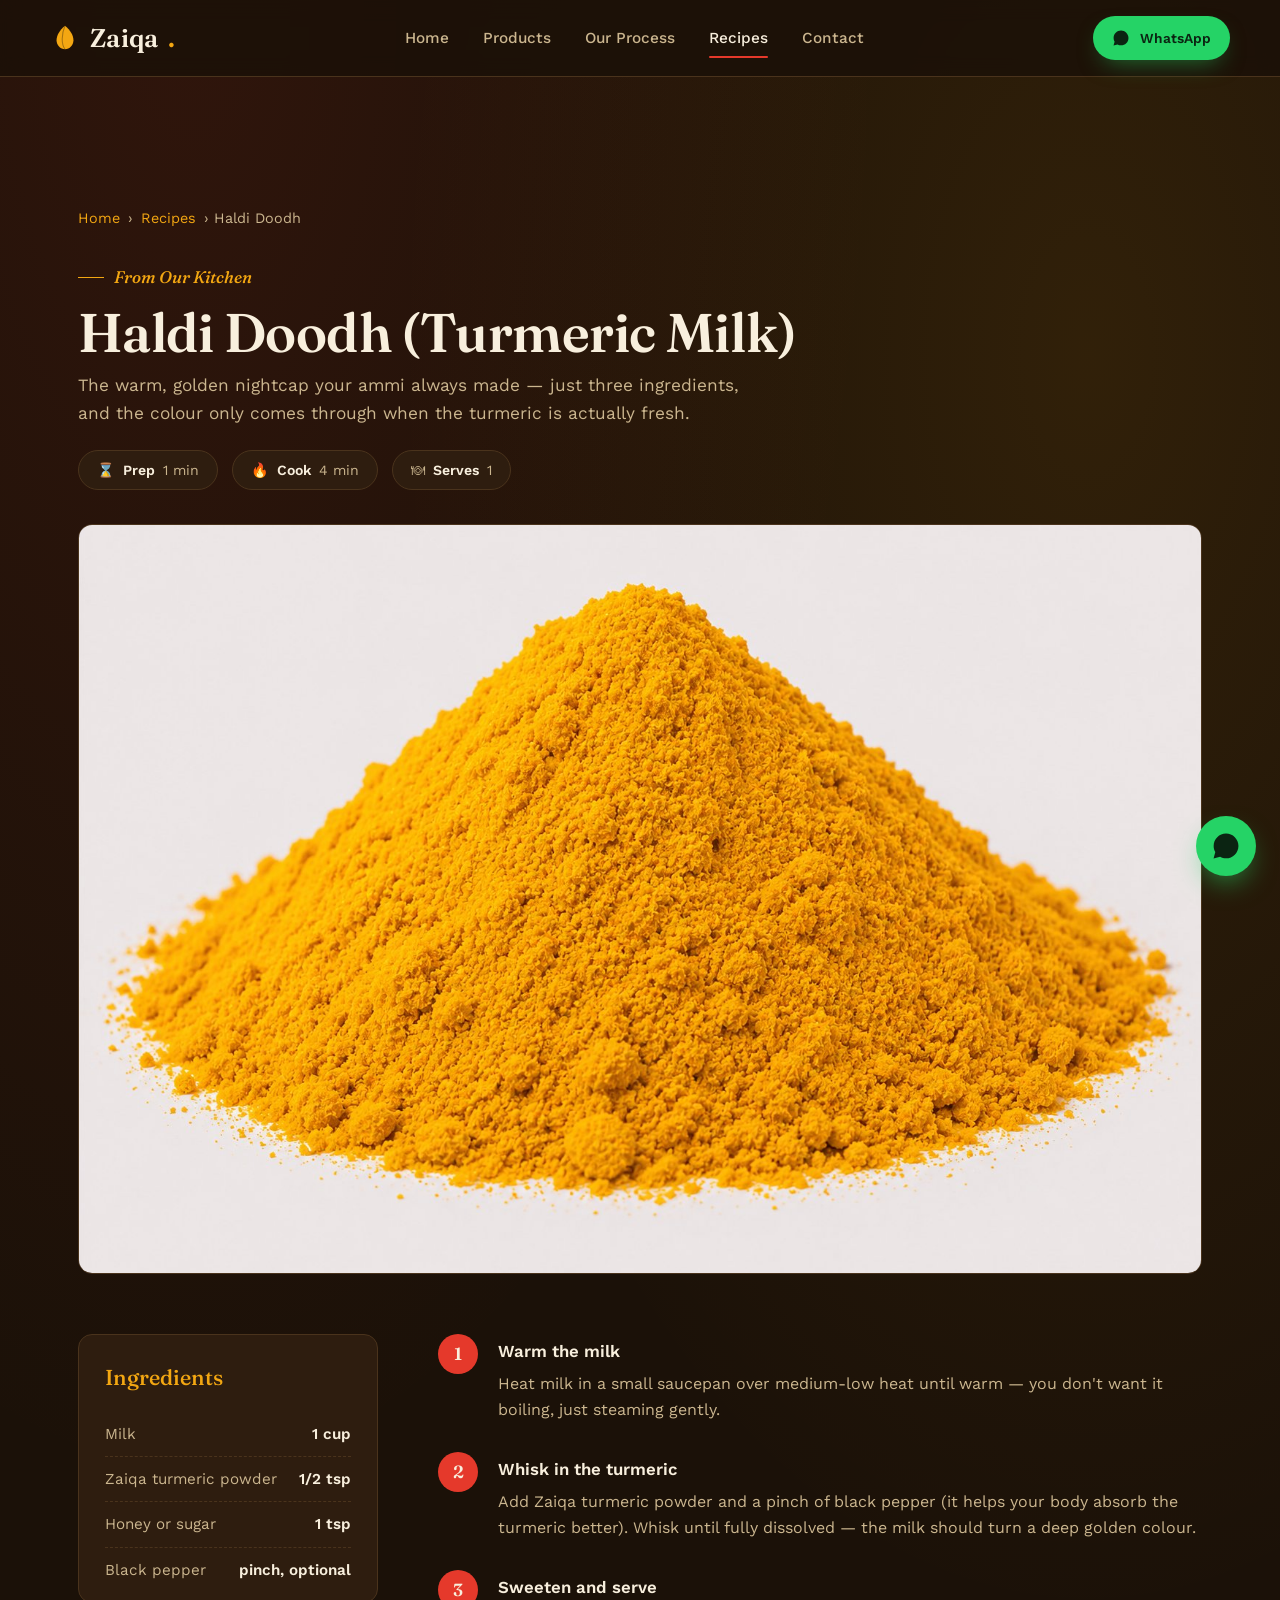
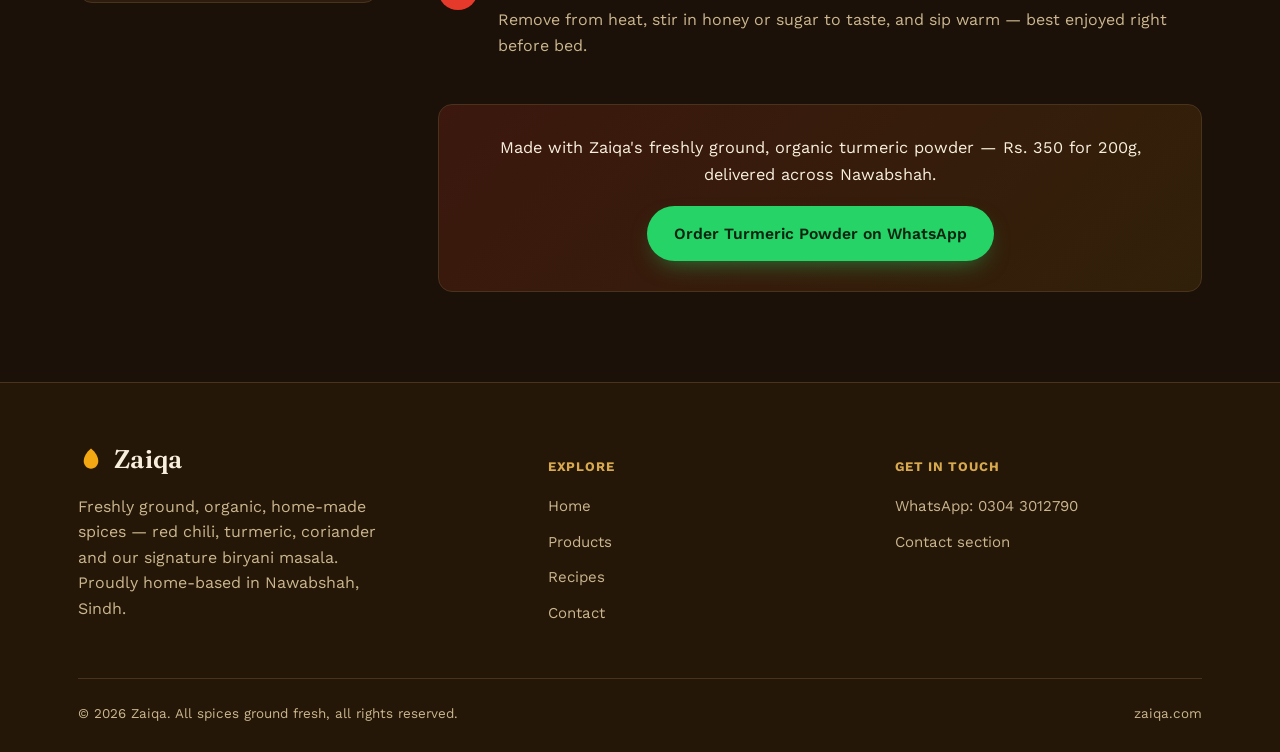
<file: recipes/haldi-doodh-turmeric-milk.html>
<!DOCTYPE html>
<html lang="en"><head>
<meta charset="UTF-8">
<meta name="viewport" content="width=device-width, initial-scale=1.0">

<title>Haldi Doodh (Turmeric Milk) Recipe with Zaiqa Turmeric Powder | Zaiqa</title>
<meta name="description" content="A warm, golden glass of haldi doodh made with Zaiqa's organic turmeric powder — just three ingredients, ready in 5 minutes. From our Nawabshah kitchen.">
<meta name="keywords" content="haldi doodh recipe, turmeric milk recipe, golden milk, Zaiqa turmeric powder">
<meta name="author" content="Zaiqa">
<link rel="canonical" href="https://zaiqa.com/recipes/haldi-doodh-turmeric-milk.html">

<link rel="icon" href="../favicon.ico">
<link rel="icon" type="image/png" sizes="32x32" href="../favicon-32.png">
<link rel="apple-touch-icon" href="../favicon-192.png">

<meta property="og:type" content="article">
<meta property="og:site_name" content="Zaiqa">
<meta property="og:title" content="Haldi Doodh (Turmeric Milk) Recipe — Zaiqa">
<meta property="og:description" content="A warm glass of golden turmeric milk made with Zaiqa's organic turmeric powder.">
<meta property="og:image" content="https://zaiqa.com/images/turmeric.jpg">
<meta property="og:url" content="https://zaiqa.com/recipes/haldi-doodh-turmeric-milk.html">

<meta name="twitter:card" content="summary_large_image">
<meta name="twitter:title" content="Haldi Doodh (Turmeric Milk) Recipe — Zaiqa">
<meta name="twitter:image" content="https://zaiqa.com/images/turmeric.jpg">

<link rel="stylesheet" href="../style.css">

<script type="application/ld+json">
{
  "@context": "https://schema.org",
  "@type": "Recipe",
  "name": "Haldi Doodh (Turmeric Milk) with Zaiqa Turmeric Powder",
  "image": "https://zaiqa.com/images/turmeric.jpg",
  "author": { "@type": "Organization", "name": "Zaiqa" },
  "description": "A warm, golden glass of turmeric milk made with Zaiqa's organic turmeric powder, honey and a pinch of black pepper.",
  "recipeCuisine": "South Asian",
  "recipeCategory": "Beverage",
  "keywords": "haldi doodh, turmeric milk, golden milk",
  "recipeYield": "1 serving",
  "prepTime": "PT1M",
  "cookTime": "PT4M",
  "totalTime": "PT5M",
  "recipeIngredient": [
    "1 cup milk",
    "1/2 tsp Zaiqa turmeric powder",
    "1 tsp honey or sugar, to taste",
    "A pinch of black pepper (optional, helps absorption)"
  ],
  "recipeInstructions": [
    { "@type": "HowToStep", "name": "Warm the milk", "text": "Heat milk in a small saucepan over medium-low heat, until warm but not boiling." },
    { "@type": "HowToStep", "name": "Add turmeric", "text": "Whisk in Zaiqa turmeric powder and a pinch of black pepper until fully dissolved." },
    { "@type": "HowToStep", "name": "Sweeten and serve", "text": "Remove from heat, stir in honey or sugar to taste, and serve warm." }
  ]
}
</script>
</head>
<body>

<header class="site-header">
  <div class="container nav">
    <a href="../index.html" class="logo">
      <svg width="30" height="30" viewBox="0 0 32 32" fill="none" xmlns="http://www.w3.org/2000/svg">
        <path d="M16 3C10 8 7 13.5 7 18.5C7 23.75 11.03 28 16 28C20.97 28 25 23.75 25 18.5C25 13.5 22 8 16 3Z" fill="#F3A712"/>
        <path d="M16 3C16 3 13 10 13 17C13 22 14.5 26 16 28" stroke="#1B1108" stroke-width="1.1" stroke-linecap="round" opacity="0.35"/>
      </svg>
      Zaiqa<span class="dot">.</span>
    </a>
    <button class="nav-toggle" aria-label="Toggle menu" aria-expanded="false">☰</button>
    <nav class="nav-links">
      <a href="../index.html#home">Home</a>
      <a href="../index.html#products">Products</a>
      <a href="../index.html#process">Our Process</a>
      <a href="index.html" class="active">Recipes</a>
      <a href="../index.html#contact">Contact</a>
    </nav>
    <div class="nav-actions">
      <a class="btn btn-whatsapp btn-sm" href="https://wa.me/923043012790?text=Assalamualaikum%2C%20I%27d%20like%20to%20order%20from%20Zaiqa." target="_blank" rel="noopener">
        <svg width="18" height="18" viewBox="0 0 24 24" fill="currentColor"><path d="M12.04 2C6.58 2 2.13 6.45 2.13 11.91C2.13 13.66 2.59 15.36 3.45 16.86L2.05 22L7.3 20.62C8.75 21.41 10.38 21.83 12.04 21.83C17.5 21.83 21.95 17.38 21.95 11.92C21.95 9.27 20.92 6.78 19.05 4.91C17.18 3.03 14.69 2 12.04 2Z"/></svg>
        <span>WhatsApp</span>
      </a>
    </div>
  </div>
</header>

<main>
  <div class="recipe-breadcrumb">
    <div class="container"><a href="../index.html">Home</a> &rsaquo; <a href="index.html">Recipes</a> &rsaquo; Haldi Doodh</div>
  </div>

  <section class="recipe-hero">
    <div class="container">
      <p class="eyebrow">From Our Kitchen</p>
      <h1>Haldi Doodh (Turmeric Milk)</h1>
      <p class="lede">The warm, golden nightcap your ammi always made — just three ingredients, and the colour only comes through when the turmeric is actually fresh.</p>

      <div class="recipe-meta">
        <span>&#8987; <strong>Prep</strong> 1 min</span>
        <span>&#128293; <strong>Cook</strong> 4 min</span>
        <span>&#127869; <strong>Serves</strong> 1</span>
      </div>

      <div class="recipe-photo">
        <img src="../images/turmeric.jpg" alt="Zaiqa turmeric powder used to make haldi doodh turmeric milk">
      </div>
    </div>
  </section>

  <section class="recipe-body">
    <div class="container recipe-grid">
      <div class="ingredient-list">
        <h3>Ingredients</h3>
        <ul>
          <li>Milk <b>1 cup</b></li>
          <li>Zaiqa turmeric powder <b>1/2 tsp</b></li>
          <li>Honey or sugar <b>1 tsp</b></li>
          <li>Black pepper <b>pinch, optional</b></li>
        </ul>
      </div>

      <div class="recipe-steps">
        <div class="recipe-step">
          <div>
            <h4>Warm the milk</h4>
            <p>Heat milk in a small saucepan over medium-low heat until warm — you don't want it boiling, just steaming gently.</p>
          </div>
        </div>
        <div class="recipe-step">
          <div>
            <h4>Whisk in the turmeric</h4>
            <p>Add Zaiqa turmeric powder and a pinch of black pepper (it helps your body absorb the turmeric better). Whisk until fully dissolved — the milk should turn a deep golden colour.</p>
          </div>
        </div>
        <div class="recipe-step">
          <div>
            <h4>Sweeten and serve</h4>
            <p>Remove from heat, stir in honey or sugar to taste, and sip warm — best enjoyed right before bed.</p>
          </div>
        </div>

        <div class="recipe-cta">
          <p>Made with Zaiqa's freshly ground, organic turmeric powder — Rs. 350 for 200g, delivered across Nawabshah.</p>
          <a class="btn btn-whatsapp" href="https://wa.me/923043012790?text=Assalamualaikum%2C%20I%27d%20like%20to%20order%20turmeric%20powder%20from%20Zaiqa." target="_blank" rel="noopener">Order Turmeric Powder on WhatsApp</a>
        </div>
      </div>
    </div>
  </section>
</main>

<footer>
  <div class="container">
    <div class="footer-grid">
      <div>
        <div class="logo" style="margin-bottom:14px">
          <svg width="26" height="26" viewBox="0 0 32 32" fill="none" xmlns="http://www.w3.org/2000/svg">
            <path d="M16 3C10 8 7 13.5 7 18.5C7 23.75 11.03 28 16 28C20.97 28 25 23.75 25 18.5C25 13.5 22 8 16 3Z" fill="#F3A712"/>
          </svg>
          Zaiqa
        </div>
        <p style="max-width:32ch">Freshly ground, organic, home-made spices — red chili, turmeric, coriander and our signature biryani masala. Proudly home-based in Nawabshah, Sindh.</p>
      </div>
      <div>
        <h4>Explore</h4>
        <ul>
          <li><a href="../index.html#home">Home</a></li>
          <li><a href="../index.html#products">Products</a></li>
          <li><a href="index.html">Recipes</a></li>
          <li><a href="../index.html#contact">Contact</a></li>
        </ul>
      </div>
      <div>
        <h4>Get in touch</h4>
        <ul>
          <li><a href="https://wa.me/923043012790" target="_blank" rel="noopener">WhatsApp: 0304 3012790</a></li>
          <li><a href="../index.html#contact">Contact section</a></li>
        </ul>
      </div>
    </div>
    <div class="footer-bottom">
      <span>&copy; 2026 Zaiqa. All spices ground fresh, all rights reserved.</span>
      <span>zaiqa.com</span>
    </div>
  </div>
</footer>

<a class="wa-float" href="https://wa.me/923043012790?text=Assalamualaikum%2C%20I%27d%20like%20to%20order%20from%20Zaiqa." target="_blank" rel="noopener" aria-label="Chat on WhatsApp">
  <svg width="30" height="30" viewBox="0 0 24 24" fill="#0b2412"><path d="M12.04 2C6.58 2 2.13 6.45 2.13 11.91C2.13 13.66 2.59 15.36 3.45 16.86L2.05 22L7.3 20.62C8.75 21.41 10.38 21.83 12.04 21.83C17.5 21.83 21.95 17.38 21.95 11.92C21.95 9.27 20.92 6.78 19.05 4.91C17.18 3.03 14.69 2 12.04 2Z"/></svg>
</a>

<script src="../script.js"></script>
</body>
</html>
</file>
<file: style.css>
/* =========================================================
   ZAIQA — Design Tokens
   Palette drawn from the spices themselves: chili red, turmeric
   gold, coriander olive, masala brown — set against a deep,
   roasted backdrop the way the product photography does.
   ========================================================= */

@import url('https://fonts.googleapis.com/css2?family=Fraunces:ital,opsz,wght@0,9..144,400;0,9..144,500;0,9..144,600;1,9..144,500&family=Work+Sans:wght@400;500;600;700&display=swap');

:root{
  --bg:            #1B1108;
  --bg-alt:        #241708;
  --panel:         #2E1D0F;
  --panel-line:    #4a331c;
  --cream:         #F8EFDD;
  --cream-dim:     #CBB68F;
  --chili:         #E5392B;
  --chili-dim:     #a8291f;
  --turmeric:      #F3A712;
  --coriander:     #93A83C;
  --masala:        #C97A2B;
  --gold:          #D8A94E;
  --leaf-dark:     #48521E;

  --font-display:  'Fraunces', serif;
  --font-body:     'Work Sans', sans-serif;

  --container:     1180px;
  --radius:        14px;
}

*, *::before, *::after{ box-sizing: border-box; }
html{ scroll-behavior: smooth; }

body{
  margin: 0;
  background: var(--bg);
  background-image:
    radial-gradient(ellipse at 15% 0%, rgba(229,57,43,0.10), transparent 45%),
    radial-gradient(ellipse at 85% 15%, rgba(243,167,18,0.10), transparent 45%);
  color: var(--cream);
  font-family: var(--font-body);
  font-size: 16px;
  line-height: 1.6;
  -webkit-font-smoothing: antialiased;
}

img{ max-width: 100%; display: block; }
a{ color: inherit; text-decoration: none; }
ul{ margin: 0; padding: 0; list-style: none; }

.container{
  width: 100%;
  max-width: var(--container);
  margin: 0 auto;
  padding: 0 28px;
}

h1, h2, h3, .eyebrow{ font-family: var(--font-display); }

h1{
  font-size: clamp(2.6rem, 6vw, 4.6rem);
  font-weight: 600;
  line-height: 1.02;
  letter-spacing: -0.01em;
  margin: 0 0 20px;
  color: var(--cream);
}

h2{
  font-size: clamp(1.9rem, 3.6vw, 2.7rem);
  font-weight: 600;
  line-height: 1.1;
  margin: 0 0 14px;
  color: var(--cream);
}

h3{
  font-size: 1.35rem;
  font-weight: 500;
  margin: 0 0 8px;
}

p{ color: var(--cream-dim); margin: 0 0 16px; }

.eyebrow{
  display: inline-flex;
  align-items: center;
  gap: 10px;
  font-style: italic;
  font-weight: 500;
  font-size: 1.05rem;
  color: var(--turmeric);
  margin-bottom: 14px;
}
.eyebrow::before{
  content:"";
  width: 26px; height: 1px;
  background: var(--turmeric);
  display: inline-block;
}

.lede{
  font-size: 1.15rem;
  max-width: 46ch;
  color: var(--cream-dim);
}

/* ---------- Buttons ---------- */
.btn{
  display: inline-flex;
  align-items: center;
  gap: 10px;
  padding: 14px 26px;
  border-radius: 999px;
  font-family: var(--font-body);
  font-weight: 600;
  font-size: 0.98rem;
  border: 1px solid transparent;
  cursor: pointer;
  transition: transform .18s ease, box-shadow .18s ease, background .18s ease;
  white-space: nowrap;
}
.btn:hover{ transform: translateY(-2px); }

.btn-primary{
  background: linear-gradient(135deg, var(--chili), var(--chili-dim));
  color: var(--cream);
  box-shadow: 0 10px 24px -10px rgba(229,57,43,0.65);
}
.btn-primary:hover{ box-shadow: 0 14px 28px -8px rgba(229,57,43,0.75); }

.btn-whatsapp{
  background: #25D366;
  color: #0b2412;
  box-shadow: 0 10px 24px -10px rgba(37,211,102,0.55);
}
.btn-whatsapp:hover{ box-shadow: 0 14px 28px -8px rgba(37,211,102,0.65); }

.btn-outline{
  background: transparent;
  border-color: var(--panel-line);
  color: var(--cream);
}
.btn-outline:hover{ border-color: var(--gold); color: var(--gold); }

.btn-block{ width: 100%; justify-content: center; }

/* ---------- Header / Nav ---------- */
.site-header{
  position: sticky;
  top: 0;
  z-index: 50;
  background: rgba(27,17,8,0.86);
  backdrop-filter: blur(10px);
  border-bottom: 1px solid var(--panel-line);
}
.nav{
  display: flex;
  align-items: center;
  justify-content: space-between;
  padding: 16px 0;
}
.logo{
  display: flex;
  align-items: center;
  gap: 10px;
  font-family: var(--font-display);
  font-size: 1.6rem;
  font-weight: 600;
  letter-spacing: 0.01em;
  color: var(--cream);
}
.logo svg{ flex-shrink: 0; }
.logo .dot{ color: var(--turmeric); }

.nav-links{
  display: flex;
  align-items: center;
  gap: 34px;
}
.nav-links a{
  font-size: 0.96rem;
  font-weight: 500;
  color: var(--cream-dim);
  position: relative;
  padding: 4px 0;
  transition: color .15s ease;
}
.nav-links a:hover, .nav-links a.active{ color: var(--cream); }
.nav-links a.active::after{
  content:"";
  position: absolute;
  left: 0; bottom: -4px;
  width: 100%; height: 2px;
  background: var(--chili);
  border-radius: 2px;
}

.nav-actions{ display: flex; align-items: center; gap: 16px; }
.nav-toggle{
  display: none;
  background: none;
  border: 1px solid var(--panel-line);
  border-radius: 8px;
  width: 42px; height: 42px;
  color: var(--cream);
  font-size: 1.3rem;
  cursor: pointer;
}

@media (max-width: 860px){
  .nav-links{
    position: absolute;
    top: 100%; left: 0; right: 0;
    background: var(--bg-alt);
    border-bottom: 1px solid var(--panel-line);
    flex-direction: column;
    align-items: flex-start;
    gap: 0;
    padding: 6px 28px 18px;
    display: none;
  }
  .nav-links.open{ display: flex; }
  .nav-links a{ padding: 12px 0; width: 100%; border-bottom: 1px solid rgba(255,255,255,0.05); }
  .nav-toggle{ display: inline-flex; align-items: center; justify-content: center; }
  .nav-actions .btn-whatsapp span{ display: none; }
}

/* ---------- Sections ---------- */
section{ padding: 96px 0; }
@media (max-width: 700px){ section{ padding: 64px 0; } }

.section-alt{ background: var(--bg-alt); }
.section-head{ max-width: 640px; margin-bottom: 52px; }
.section-head.center{ margin-left: auto; margin-right: auto; text-align: center; }

/* ---------- Signature mound divider ---------- */
.mound-divider{
  width: 100%;
  height: 64px;
  overflow: hidden;
  line-height: 0;
}
.mound-divider svg{ width: 100%; height: 100%; display: block; }

/* ---------- Hero ---------- */
.hero{
  position: relative;
  padding: 64px 0 100px;
  overflow: hidden;
}
.hero-grid{
  display: grid;
  grid-template-columns: 1.05fr 0.95fr;
  gap: 56px;
  align-items: center;
}
@media (max-width: 900px){
  .hero-grid{ grid-template-columns: 1fr; }
}
.hero-copy .btn-row{ display:flex; gap:16px; flex-wrap:wrap; margin-top: 30px; }

.hero-stats{
  display: flex;
  gap: 34px;
  margin-top: 44px;
  flex-wrap: wrap;
}
.hero-stat{ min-width: 90px; }
.hero-stat strong{
  display: block;
  font-family: var(--font-display);
  font-size: 1.9rem;
  color: var(--turmeric);
}
.hero-stat span{ font-size: 0.85rem; color: var(--cream-dim); }

.hero-visual{
  position: relative;
  border-radius: 22px;
  overflow: hidden;
  border: 1px solid var(--panel-line);
  box-shadow: 0 40px 80px -30px rgba(0,0,0,0.6);
}
.hero-visual img{ width: 100%; height: 100%; object-fit: cover; }
.hero-badge{
  position: absolute;
  top: 20px; left: 20px;
  background: rgba(27,17,8,0.82);
  border: 1px solid var(--gold);
  color: var(--gold);
  font-family: var(--font-display);
  font-style: italic;
  font-size: 0.9rem;
  padding: 8px 16px;
  border-radius: 999px;
  backdrop-filter: blur(4px);
}

/* ---------- Spice color strip ---------- */
.spice-strip{ display: flex; height: 8px; width: 100%; }
.spice-strip span{ flex: 1; }
.spice-strip .c1{ background: var(--chili); }
.spice-strip .c2{ background: var(--turmeric); }
.spice-strip .c3{ background: var(--coriander); }
.spice-strip .c4{ background: var(--masala); }

/* ---------- Product cards ---------- */
.product-grid{
  display: grid;
  grid-template-columns: repeat(4, 1fr);
  gap: 26px;
}
@media (max-width: 980px){ .product-grid{ grid-template-columns: repeat(2, 1fr); } }
@media (max-width: 560px){ .product-grid{ grid-template-columns: 1fr; } }

.product-card{
  background: var(--panel);
  border: 1px solid var(--panel-line);
  border-radius: var(--radius);
  overflow: hidden;
  display: flex;
  flex-direction: column;
  transition: transform .2s ease, border-color .2s ease;
}
.product-card:hover{ transform: translateY(-6px); border-color: var(--gold); }

.product-media{
  position: relative;
  aspect-ratio: 4/3.2;
  overflow: hidden;
}
.product-media img{ width: 100%; height: 100%; object-fit: cover; }
.product-tag{
  position: absolute;
  top: 12px; right: 12px;
  font-size: 0.72rem;
  font-weight: 700;
  letter-spacing: 0.04em;
  text-transform: uppercase;
  padding: 5px 10px;
  border-radius: 999px;
  color: #1B1108;
}
.tag-chili{ background: var(--chili); color: var(--cream); }
.tag-turmeric{ background: var(--turmeric); }
.tag-coriander{ background: var(--coriander); }
.tag-masala{ background: var(--masala); color: var(--cream); }

.product-body{
  padding: 20px 22px 24px;
  display: flex;
  flex-direction: column;
  flex: 1;
}
.product-body h3{ margin-bottom: 6px; }
.product-body p{ font-size: 0.94rem; margin-bottom: 18px; flex: 1; }
.product-foot{
  display: flex;
  align-items: center;
  justify-content: space-between;
  gap: 10px;
}
.price{
  font-family: var(--font-display);
  font-size: 1.3rem;
  color: var(--cream);
}
.price span{ font-family: var(--font-body); font-size: 0.78rem; color: var(--cream-dim); display: block; }

.btn-sm{ padding: 10px 18px; font-size: 0.86rem; }

/* ---------- Process steps ---------- */
.process-list{
  display: grid;
  grid-template-columns: repeat(4, 1fr);
  gap: 30px;
  counter-reset: step;
}
@media (max-width: 900px){ .process-list{ grid-template-columns: repeat(2, 1fr); } }
@media (max-width: 560px){ .process-list{ grid-template-columns: 1fr; } }

.process-step{ position: relative; padding-top: 8px; }
.process-num{
  font-family: var(--font-display);
  font-style: italic;
  font-size: 3rem;
  color: transparent;
  -webkit-text-stroke: 1.4px var(--gold);
  line-height: 1;
  margin-bottom: 14px;
  display: block;
}
.process-step h3{ color: var(--cream); }
.process-step p{ font-size: 0.94rem; }

/* ---------- Story split ---------- */
.split{
  display: grid;
  grid-template-columns: 1fr 1fr;
  gap: 60px;
  align-items: center;
}
@media (max-width: 900px){ .split{ grid-template-columns: 1fr; gap: 36px; } }
.split img{ border-radius: var(--radius); border: 1px solid var(--panel-line); }
.split.reverse{ direction: rtl; }
.split.reverse > *{ direction: ltr; }

.check-list li{
  display: flex;
  gap: 12px;
  align-items: flex-start;
  margin-bottom: 12px;
  color: var(--cream-dim);
  font-size: 0.98rem;
}
.check-list li svg{ flex-shrink: 0; margin-top: 3px; color: var(--coriander); }

/* ---------- Testimonial / trust strip ---------- */
.trust-strip{
  display: flex;
  flex-wrap: wrap;
  gap: 40px;
  justify-content: space-between;
  padding: 34px 0;
  border-top: 1px solid var(--panel-line);
  border-bottom: 1px solid var(--panel-line);
}
.trust-item{
  display: flex;
  align-items: center;
  gap: 12px;
  color: var(--cream-dim);
  font-size: 0.92rem;
  font-weight: 500;
}
.trust-item svg{ color: var(--turmeric); flex-shrink: 0; }

/* ---------- CTA band ---------- */
.cta-band{
  background: linear-gradient(120deg, var(--chili) 0%, var(--masala) 100%);
  border-radius: 22px;
  padding: 56px;
  text-align: center;
  position: relative;
  overflow: hidden;
}
.cta-band h2, .cta-band p{ color: var(--cream); }
.cta-band p{ color: rgba(248,239,221,0.9); }
.cta-band .btn-row{ display:flex; gap: 16px; justify-content: center; flex-wrap: wrap; margin-top: 22px; }
.cta-band .btn-outline{ border-color: rgba(248,239,221,0.5); }
.cta-band .btn-outline:hover{ border-color: var(--cream); color: var(--cream); }

/* ---------- Contact ---------- */
.contact-grid{
  display: grid;
  grid-template-columns: 1fr 1fr;
  gap: 56px;
  align-items: start;
}
@media (max-width: 900px){ .contact-grid{ grid-template-columns: 1fr; } }

.contact-card{
  background: var(--panel);
  border: 1px solid var(--panel-line);
  border-radius: var(--radius);
  padding: 34px;
}
.contact-row{
  display: flex;
  gap: 16px;
  align-items: flex-start;
  padding: 18px 0;
  border-bottom: 1px solid var(--panel-line);
}
.contact-row:last-child{ border-bottom: none; }
.contact-row svg{ color: var(--turmeric); flex-shrink: 0; margin-top: 2px; }
.contact-row strong{ display: block; color: var(--cream); margin-bottom: 3px; }
.contact-row span{ color: var(--cream-dim); font-size: 0.94rem; }

.wa-panel{
  background: linear-gradient(150deg, #1e3d24, #16291b);
  border: 1px solid #2e5a37;
  border-radius: var(--radius);
  padding: 34px;
  text-align: center;
}
.wa-panel svg{ margin-bottom: 14px; }
.wa-panel .wa-number{
  font-family: var(--font-display);
  font-size: 1.6rem;
  color: var(--cream);
  margin: 10px 0 22px;
}

.form-field{ margin-bottom: 18px; }
.form-field label{
  display: block;
  font-size: 0.86rem;
  font-weight: 600;
  color: var(--cream-dim);
  margin-bottom: 8px;
}
.form-field select,
.form-field input,
.form-field textarea{
  width: 100%;
  background: var(--bg-alt);
  border: 1px solid var(--panel-line);
  border-radius: 10px;
  padding: 13px 14px;
  color: var(--cream);
  font-family: var(--font-body);
  font-size: 0.96rem;
}
.form-field textarea{ resize: vertical; min-height: 100px; }
.form-field select:focus,
.form-field input:focus,
.form-field textarea:focus,
a:focus-visible,
button:focus-visible{
  outline: 2px solid var(--gold);
  outline-offset: 2px;
}

/* ---------- Floating WhatsApp ---------- */
.wa-float{
  position: fixed;
  bottom: 24px;
  right: 24px;
  z-index: 60;
  width: 60px; height: 60px;
  border-radius: 50%;
  background: #25D366;
  display: flex;
  align-items: center;
  justify-content: center;
  box-shadow: 0 12px 28px -8px rgba(37,211,102,0.65);
  transition: transform .18s ease;
}
.wa-float:hover{ transform: scale(1.08); }

/* ---------- Footer ---------- */
footer{
  background: var(--bg-alt);
  border-top: 1px solid var(--panel-line);
  padding: 56px 0 28px;
}
.footer-grid{
  display: grid;
  grid-template-columns: 1.4fr 1fr 1fr;
  gap: 40px;
  margin-bottom: 40px;
}
@media (max-width: 700px){ .footer-grid{ grid-template-columns: 1fr; } }
.footer-grid h4{
  font-family: var(--font-body);
  font-size: 0.82rem;
  letter-spacing: 0.06em;
  text-transform: uppercase;
  color: var(--gold);
  margin-bottom: 16px;
}
.footer-grid li{ margin-bottom: 10px; }
.footer-grid a{ color: var(--cream-dim); font-size: 0.94rem; }
.footer-grid a:hover{ color: var(--cream); }
.footer-bottom{
  display: flex;
  justify-content: space-between;
  flex-wrap: wrap;
  gap: 12px;
  padding-top: 24px;
  border-top: 1px solid var(--panel-line);
  font-size: 0.84rem;
  color: var(--cream-dim);
}

/* ---------- Page hero (interior pages) ---------- */
.page-hero{
  padding: 64px 0 20px;
  text-align: center;
}
.page-hero .lede{ margin: 0 auto; text-align: center; }

/* reduced motion */
@media (prefers-reduced-motion: reduce){
  html{ scroll-behavior: auto; }
  *{ transition: none !important; }
}

/* ---------- Single-page anchor offset ---------- */
section[id]{ scroll-margin-top: 88px; }

/* =========================================================
   RECIPES — additive styles, reuse existing tokens
   ========================================================= */
.recipe-breadcrumb{
  padding: 130px 0 0;
}
.recipe-breadcrumb .container{
  display:flex; align-items:center; gap:8px;
  font-family: var(--font-body); font-size:0.9rem; color:var(--cream-dim);
}
.recipe-breadcrumb a{ color: var(--turmeric); }
.recipe-breadcrumb a:hover{ text-decoration: underline; }

.recipe-hero{ padding: 30px 0 10px; }
.recipe-hero h1{ font-size: clamp(2.2rem, 5vw, 3.4rem); margin-bottom: 12px; }
.recipe-hero .lede{ max-width: 62ch; font-size: 1.08rem; }

.recipe-meta{
  display:flex; flex-wrap:wrap; gap: 14px;
  margin: 22px 0 34px;
}
.recipe-meta span{
  display:inline-flex; align-items:center; gap:8px;
  background: var(--panel);
  border: 1px solid var(--panel-line);
  border-radius: 999px;
  padding: 8px 18px;
  font-size: 0.88rem;
  color: var(--cream-dim);
}
.recipe-meta strong{ color: var(--cream); font-weight:600; }

.recipe-photo{
  border-radius: var(--radius);
  overflow:hidden;
  margin: 20px 0 50px;
  border: 1px solid var(--panel-line);
}

.recipe-body{ padding: 0 0 90px; }
.recipe-grid{
  display:grid;
  grid-template-columns: 300px 1fr;
  gap: 60px;
  align-items:start;
}
@media (max-width: 780px){
  .recipe-grid{ grid-template-columns: 1fr; gap: 36px; }
}

.ingredient-list{
  background: var(--panel);
  border: 1px solid var(--panel-line);
  border-radius: var(--radius);
  padding: 26px 26px 10px;
}
.ingredient-list h3{ color: var(--turmeric); margin-bottom: 16px; }
.ingredient-list ul{ margin: 0; }
.ingredient-list li{
  padding: 10px 0;
  border-bottom: 1px dashed var(--panel-line);
  color: var(--cream-dim);
  font-size: 0.95rem;
  display:flex; justify-content:space-between; gap: 10px;
}
.ingredient-list li:last-child{ border-bottom:none; }
.ingredient-list li b{ color: var(--cream); font-weight:600; white-space:nowrap; }

.recipe-steps{ counter-reset: step; }
.recipe-step{
  display:flex; gap: 20px;
  margin-bottom: 30px;
  counter-increment: step;
}
.recipe-step::before{
  content: counter(step);
  flex-shrink:0;
  width: 40px; height: 40px;
  border-radius: 50%;
  background: var(--chili);
  color: var(--cream);
  display:flex; align-items:center; justify-content:center;
  font-family: var(--font-display); font-weight:600; font-size:1.1rem;
}
.recipe-step h4{
  font-family: var(--font-body);
  color: var(--cream);
  font-weight:600;
  margin: 4px 0 6px;
  font-size: 1.05rem;
}
.recipe-step p{ margin:0; }

.recipe-cta{
  margin-top: 46px;
  padding: 30px;
  border-radius: var(--radius);
  background: linear-gradient(135deg, rgba(229,57,43,0.16), rgba(243,167,18,0.10));
  border: 1px solid var(--panel-line);
  text-align:center;
}
.recipe-cta p{ margin-bottom: 18px; color: var(--cream); font-size:1.02rem; }

.recipe-index-grid{
  display:grid;
  grid-template-columns: repeat(2, 1fr);
  gap: 26px;
  margin-top: 40px;
}
@media (max-width: 700px){ .recipe-index-grid{ grid-template-columns: 1fr; } }

.recipe-card{
  display:block;
  background: var(--panel);
  border: 1px solid var(--panel-line);
  border-radius: var(--radius);
  overflow:hidden;
  transition: transform 0.2s ease, box-shadow 0.2s ease;
}
.recipe-card:hover{ transform: translateY(-4px); box-shadow: 0 16px 30px -14px rgba(0,0,0,0.5); }
.recipe-card img{ height: 210px; width:100%; object-fit:cover; }
.recipe-card-body{ padding: 20px 22px 24px; }
.recipe-card-body .eyebrow{ font-size:0.85rem; margin-bottom:8px; }
.recipe-card-body h3{ margin: 0 0 8px; font-family: var(--font-display); font-size:1.3rem; }
.recipe-card-body p{ font-size:0.92rem; margin-bottom:0; }
</file>
